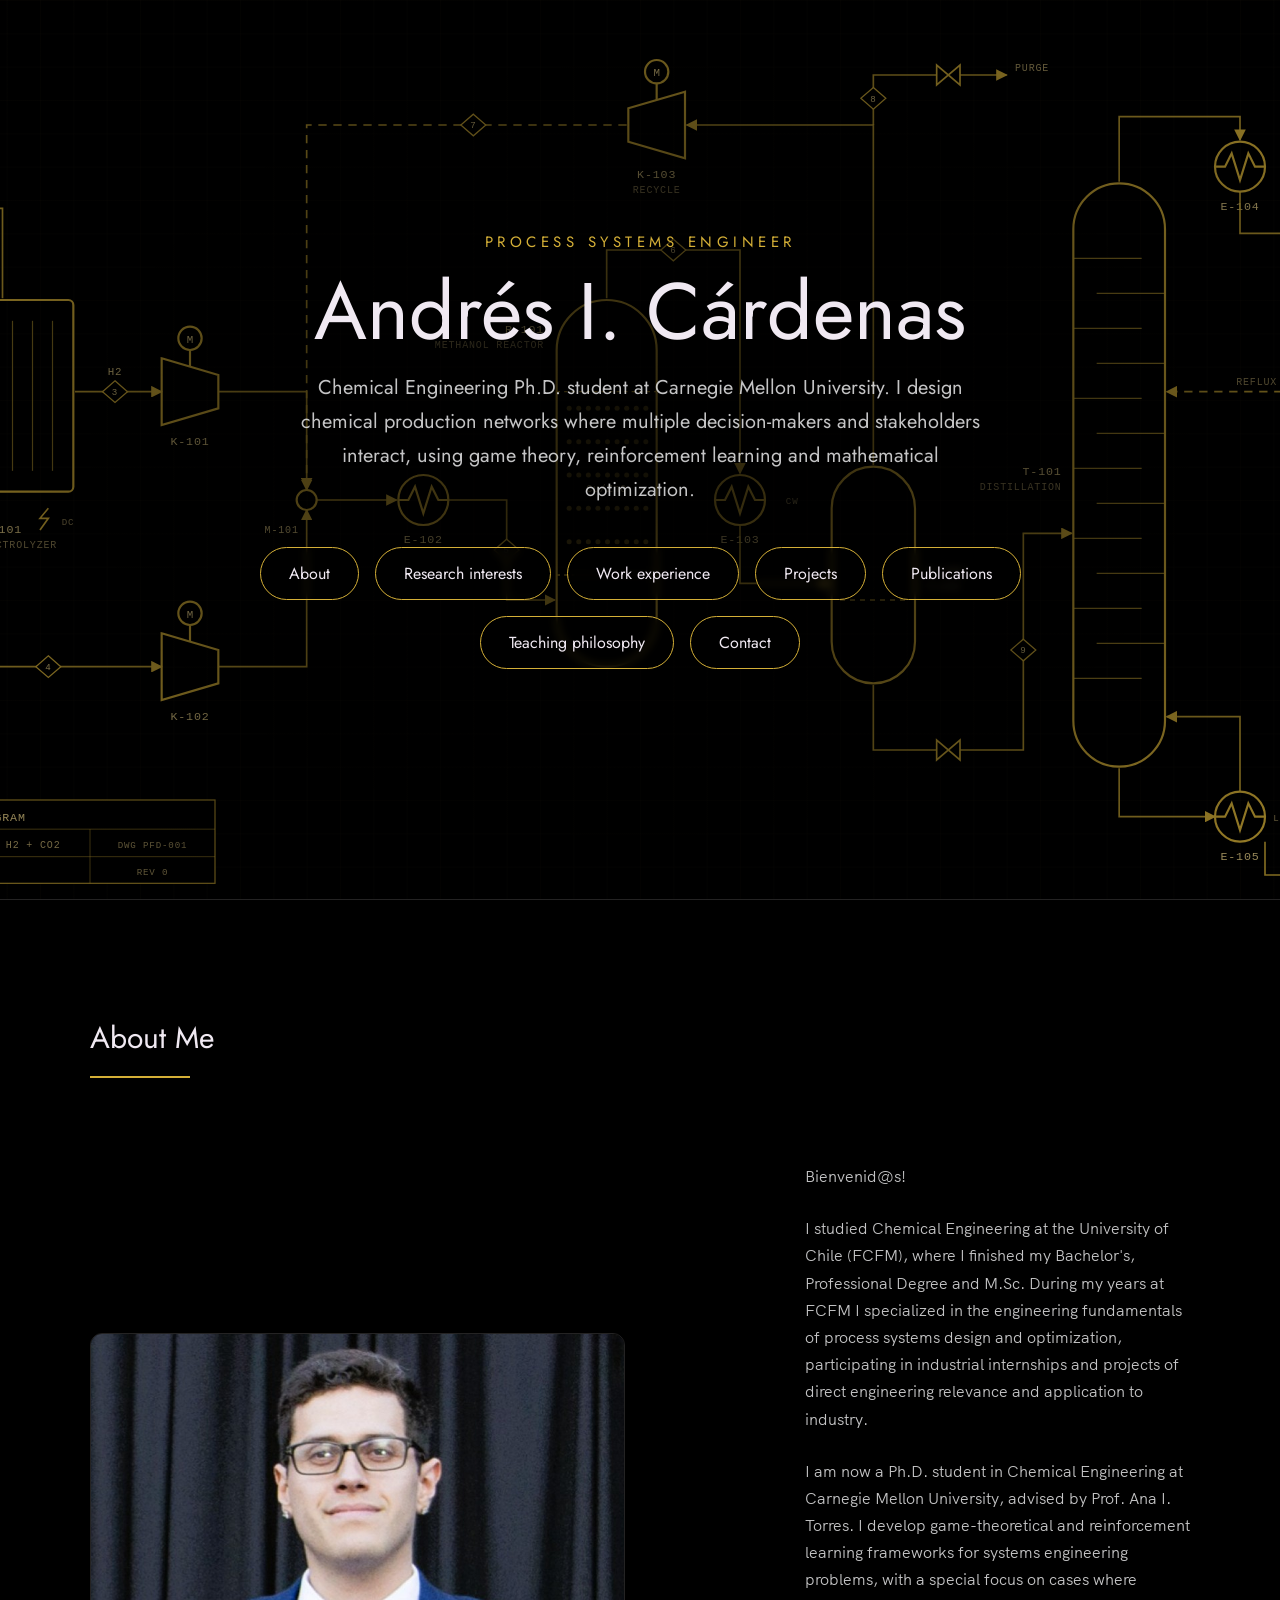
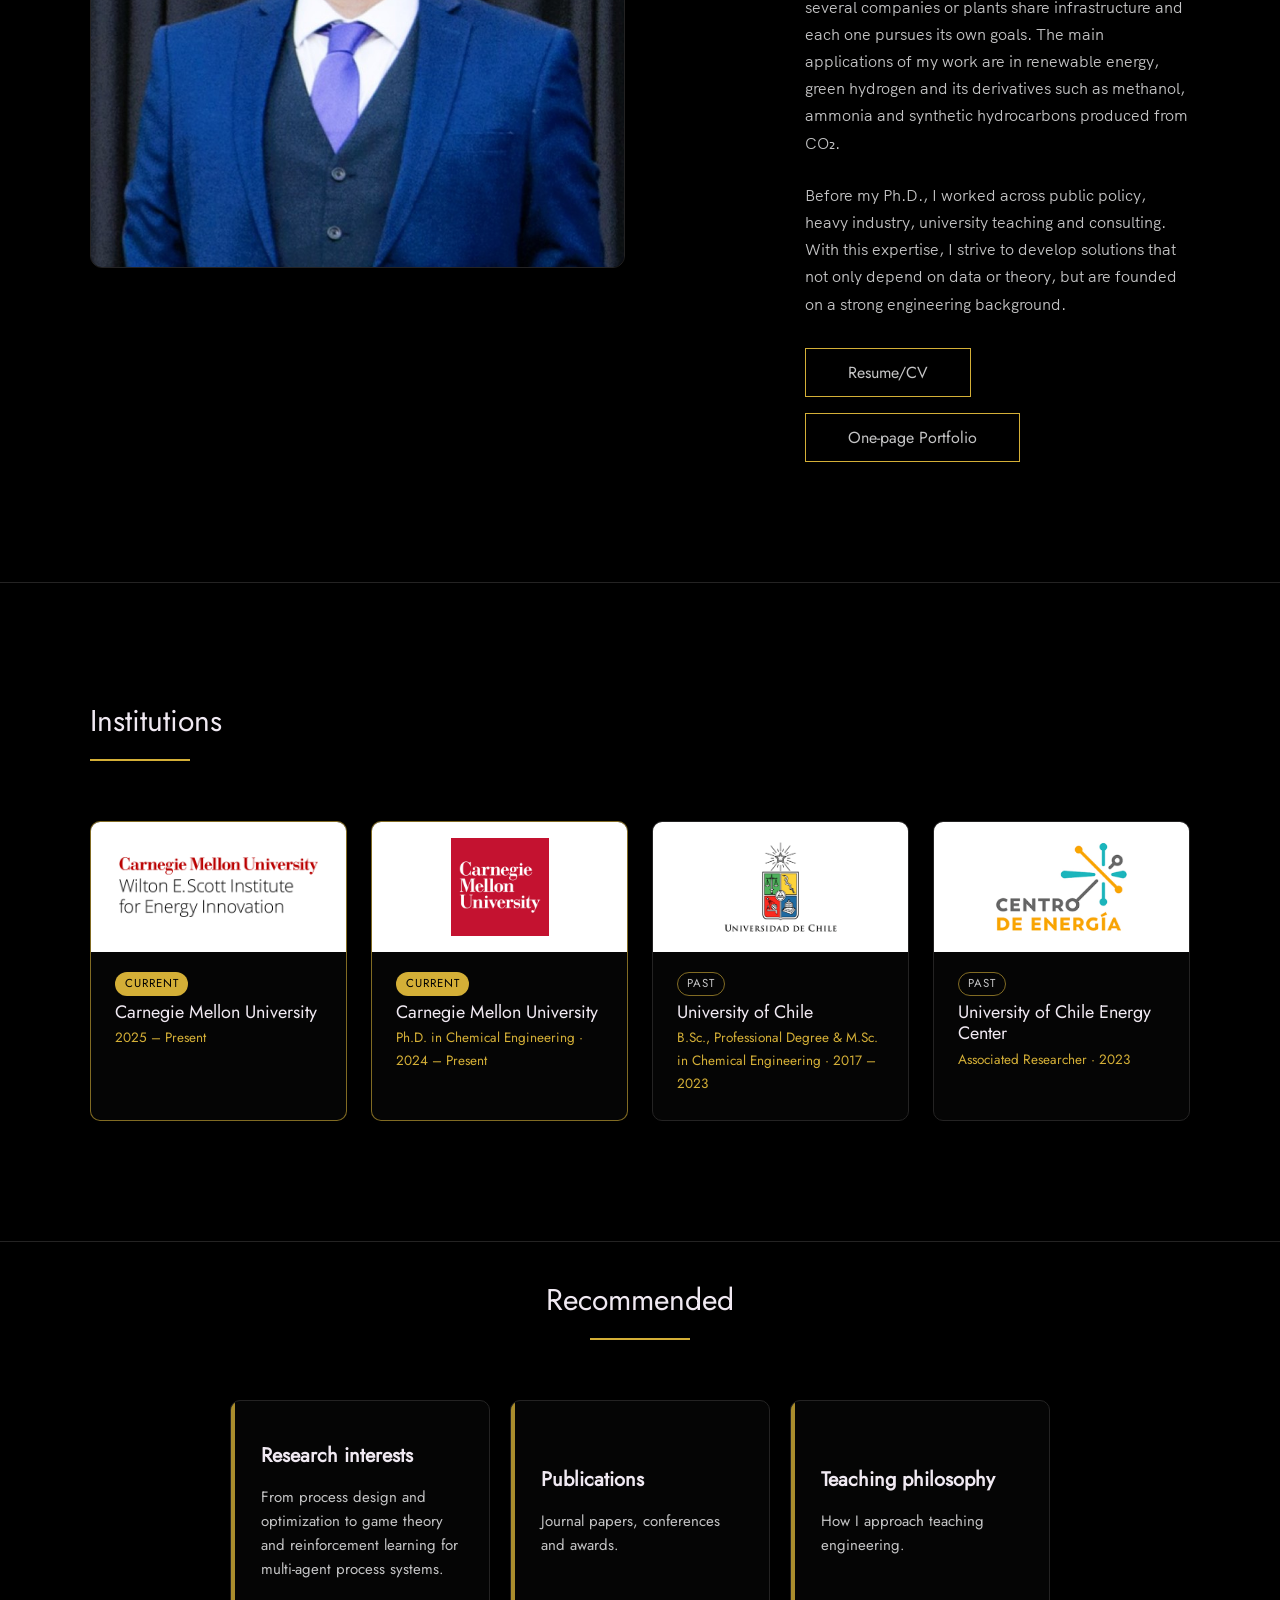
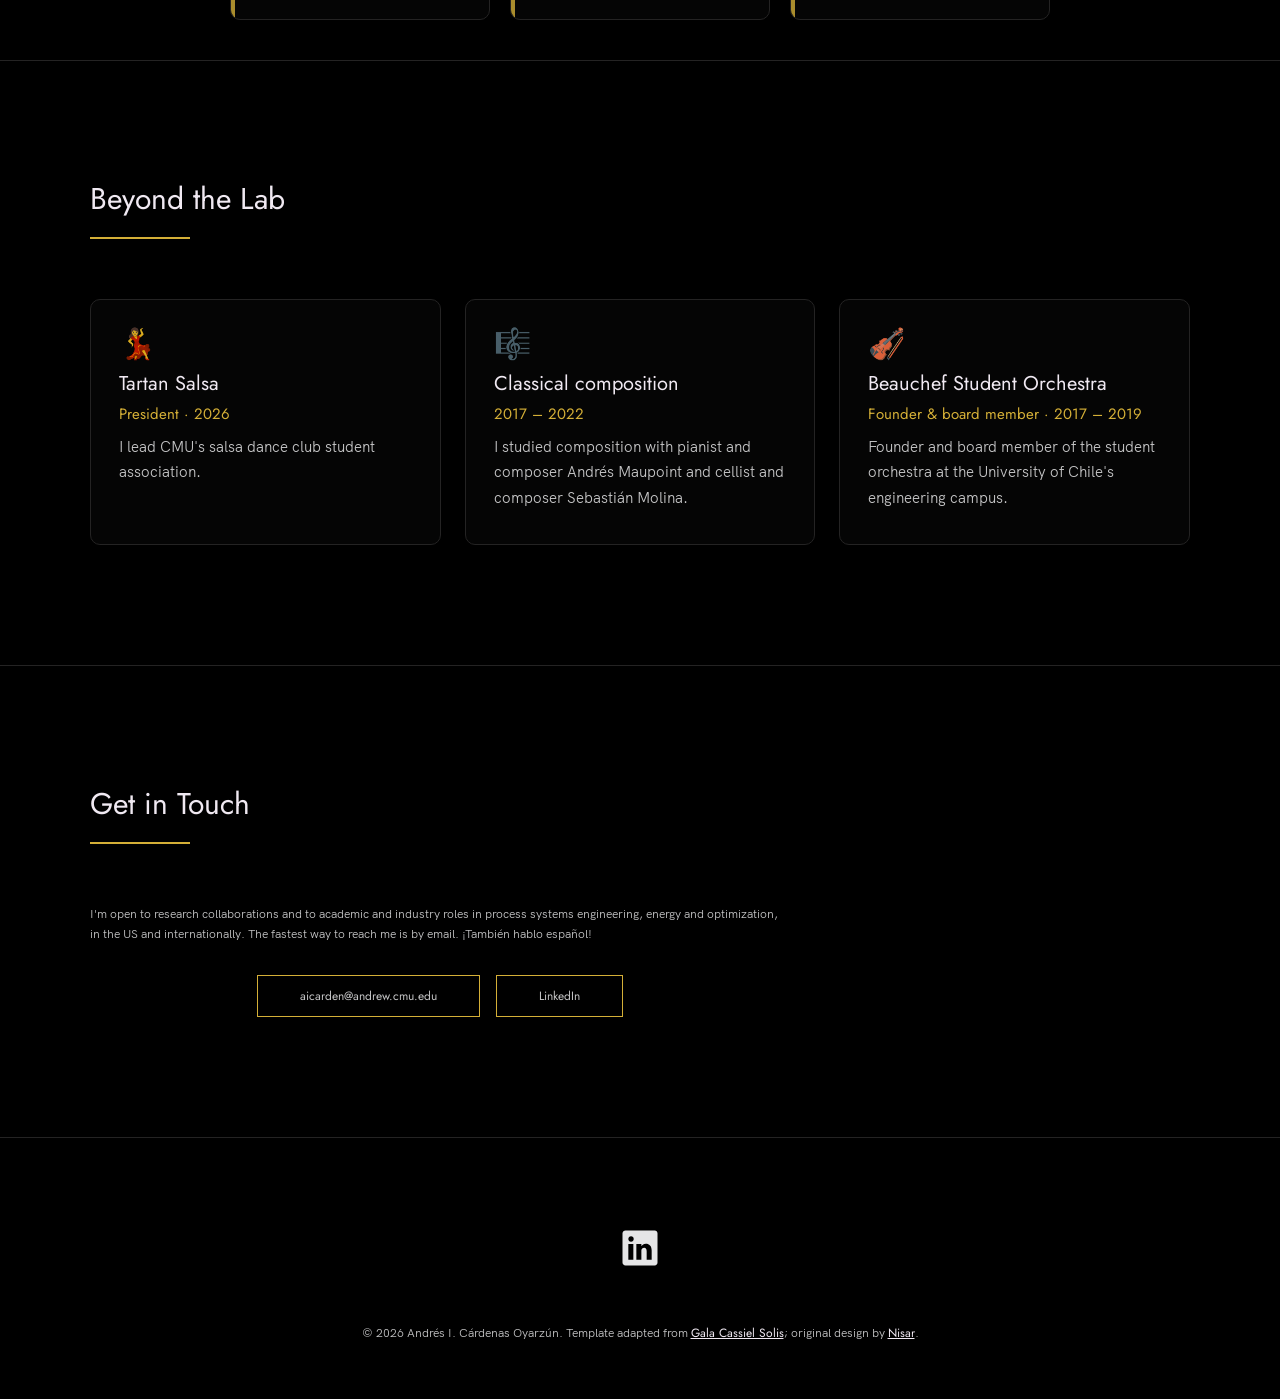
<file: index.html>
<!DOCTYPE html>
<html lang="en">
<head>
  <meta charset="UTF-8" />
  <meta name="viewport" content="width=device-width, initial-scale=1.0"/>
  <link rel="icon" type="image/svg+xml" href="./images/favicon.svg" />
  <title>Andrés I. Cárdenas | Portfolio</title>
  <meta name="description" content="Ph.D. student in Chemical Engineering at Carnegie Mellon University developing game-theoretical and reinforcement learning frameworks for chemical process design, with experience in hydrogen policy, process engineering and operations optimization.">
  <link rel="stylesheet" href="index.css" />
</head>

<body>

  <!-- ***** 1. Name and short description ***** -->
  <section class="home-landing" id="top">
    <div class="row">
      <div class="home-landing__content">
        <p class="home-landing__kicker">Process Systems Engineer</p>
        <h1 class="home-landing__title">Andrés I. Cárdenas</h1>
        <p class="home-landing__subtitle">
          Chemical Engineering Ph.D. student at Carnegie Mellon University. I design chemical production networks where multiple decision-makers and stakeholders interact, using game theory, reinforcement learning and mathematical optimization.
        </p>

        <div class="home-landing__buttons">
          <a href="#about" class="home-pill">About</a>
          <a href="Research-interests.html" class="home-pill">Research interests</a>
          <a href="Work-experience.html" class="home-pill">Work experience</a>
          <a href="Projects.html" class="home-pill">Projects</a>
          <a href="Publications.html" class="home-pill">Publications</a>
          <a href="Teaching-philosophy.html" class="home-pill">Teaching philosophy</a>
          <a href="#contact" class="home-pill">Contact</a>
        </div>
      </div>
    </div>
  </section>

  <main role="main">

    <!-- ***** 2. About me ***** -->
    <section class="about" id="about">
      <div class="row">
        <h2>About Me</h2>
        <div class="about__content">
          <div class="about__text">
            <p>
              Bienvenid@s!
            </p>
            <p>
              I studied Chemical Engineering at the University of Chile (FCFM), where I finished my Bachelor's, Professional Degree and M.Sc. During my years at FCFM I specialized in the engineering fundamentals of process systems design and optimization, participating in industrial internships and projects of direct engineering relevance and application to industry.
            </p>
            <p>
              I am now a Ph.D. student in Chemical Engineering at Carnegie Mellon University, advised by Prof. Ana I. Torres. I develop game-theoretical and reinforcement learning frameworks for systems engineering problems, with a special focus on cases where several companies or plants share infrastructure and each one pursues its own goals. The main applications of my work are in renewable energy, green hydrogen and its derivatives such as methanol, ammonia and synthetic hydrocarbons produced from CO₂.
            </p>
            <p>
              Before my Ph.D., I worked across public policy, heavy industry, university teaching and consulting. With this expertise, I strive to develop solutions that not only depend on data or theory, but are founded on a strong engineering background.
            </p>
            <div class="btn-row">
              <a href="./files/Andres_Cardenas_CV.pdf" class="btn" target="_blank" rel="noopener">Resume/CV</a>
              <a href="portfolio.html" class="btn">One-page Portfolio</a>
            </div>
          </div>

          <div class="about__photo-container">
            <img class="about__photo" src="./images/Profile%20photo.jpeg" alt="Photo of Andrés Cárdenas" />
          </div>
        </div>
      </div>
    </section>

    <!-- ***** 3. Institutions ***** -->
    <!-- Logos: save each one as images/institutions/<name>.png using the file names below.
         Until a logo exists, the card shows the initials instead. -->
    <section class="institutions" id="institutions">
      <div class="row">
        <h2>Institutions</h2>
        <div class="inst__grid">

          <div class="inst__card inst__card--current">
            <div class="inst__logo">
              <img src="./images/institutions/scott-institute.png" alt="" onerror="this.parentElement.classList.add('inst__logo--fallback'); this.remove();">
              <span class="inst__mono" aria-hidden="true">Wilton E. Scott Institute for Energy Innovation</span>
            </div>
            <div class="inst__text">
              <span class="inst__badge inst__badge--current">Current</span>
              <h3>Carnegie Mellon University</h3>
              <p class="edu__meta">2025 – Present</p>
            </div>
          </div>

          <div class="inst__card inst__card--current">
            <div class="inst__logo">
              <img src="./images/institutions/cmu.png" alt="" onerror="this.parentElement.classList.add('inst__logo--fallback'); this.remove();">
              <span class="inst__mono" aria-hidden="true">CMU</span>
            </div>
            <div class="inst__text">
              <span class="inst__badge inst__badge--current">Current</span>
              <h3>Carnegie Mellon University</h3>
              <p class="edu__meta">Ph.D. in Chemical Engineering · 2024 – Present</p>
            </div>
          </div>

          <div class="inst__card">
            <div class="inst__logo">
              <img src="./images/institutions/uchile.png" alt="" onerror="this.parentElement.classList.add('inst__logo--fallback'); this.remove();">
              <span class="inst__mono" aria-hidden="true">UCh</span>
            </div>
            <div class="inst__text">
              <span class="inst__badge">Past</span>
              <h3>University of Chile</h3>
              <p class="edu__meta">B.Sc., Professional Degree &amp; M.Sc. in Chemical Engineering · 2017 – 2023</p>
            </div>
          </div>

          <div class="inst__card">
            <div class="inst__logo">
              <img src="./images/institutions/energy-center.png" alt="" onerror="this.parentElement.classList.add('inst__logo--fallback'); this.remove();">
              <span class="inst__mono" aria-hidden="true">CE</span>
            </div>
            <div class="inst__text">
              <span class="inst__badge">Past</span>
              <h3>University of Chile Energy Center</h3>
              <p class="edu__meta">Associated Researcher · 2023</p>
            </div>
          </div>

        </div>
      </div>
    </section>

    <!-- ***** 4. Recommended ***** -->
    <section class="toc" id="recommended">
      <div class="row">
        <h2>Recommended</h2>
        <div class="toc__tiles toc__tiles--four">

          <a href="Research-interests.html" class="toc__tile toc__tile--text">
            <div class="toc__label">Research interests</div>
            <p class="toc__description">
              From process design and optimization to game theory and reinforcement learning for multi-agent process systems.
            </p>
          </a>

          <a href="Publications.html" class="toc__tile toc__tile--text">
            <div class="toc__label">Publications</div>
            <p class="toc__description">
              Journal papers, conferences and awards.
            </p>
          </a>

          <a href="Teaching-philosophy.html" class="toc__tile toc__tile--text">
            <div class="toc__label">Teaching philosophy</div>
            <p class="toc__description">
              How I approach teaching engineering.
            </p>
          </a>

        </div>
      </div>
    </section>

    <!-- ***** Beyond the lab (not in the new outline; delete this section if you don't want it) ***** -->
    <section class="beyond" id="beyond">
      <div class="row">
        <h2>Beyond the Lab</h2>
        <div class="beyond__grid">
          <div class="beyond__card">
            <div class="beyond__icon" aria-hidden="true">💃</div>
            <h3>Tartan Salsa</h3>
            <p class="edu__meta">President · 2026</p>
            <p>I lead CMU's salsa dance club student association.</p>
          </div>
          <div class="beyond__card">
            <div class="beyond__icon" aria-hidden="true">🎼</div>
            <h3>Classical composition</h3>
            <p class="edu__meta">2017 – 2022</p>
            <p>I studied composition with pianist and composer Andrés Maupoint and cellist and composer Sebastián Molina.</p>
          </div>
          <div class="beyond__card">
            <div class="beyond__icon" aria-hidden="true">🎻</div>
            <h3>Beauchef Student Orchestra</h3>
            <p class="edu__meta">Founder &amp; board member · 2017 – 2019</p>
            <p>Founder and board member of the student orchestra at the University of Chile's engineering campus.</p>
          </div>
        </div>
      </div>
    </section>

    <!-- ***** 5. Contact ***** -->
    <section class="contact" id="contact">
      <div class="row">
        <h2>Get in Touch</h2>
        <div class="contact__info">
          <p>
            I'm open to research collaborations and to academic and industry roles in process systems engineering, energy and optimization, in the US and internationally. The fastest way to reach me is by email. ¡También hablo español!
          </p>
          <div class="btn-row btn-row--center">
            <a href="mailto:aicarden@andrew.cmu.edu" class="btn">aicarden@andrew.cmu.edu</a>
            <a href="https://www.linkedin.com/in/andresicardenas" class="btn" target="_blank" rel="noopener">LinkedIn</a>
          </div>
        </div>
      </div>
    </section>
  </main>

  <!-- ***** Footer ***** -->
  <footer role="contentinfo" class="footer">
    <div class="row">
      <ul class="footer__social-links">
        <li class="footer__social-link-item">
          <a href="https://www.linkedin.com/in/andresicardenas" title="LinkedIn" target="_blank" rel="noopener">
            <img src="./images/linkedin.svg" class="footer__social-image" alt="LinkedIn">
          </a>
        </li>
      </ul>
      <p>
        &copy; 2026 Andrés I. Cárdenas Oyarzún. Template adapted from <a href="https://astrocassiel.github.io" class="link">Gala Cassiel Solis</a>; original design by <a href="https://nisar.dev" class="link">Nisar</a>.
      </p>
    </div>
  </footer>

  <a href="#top" class="back-to-top" title="Back to Top">
    <img src="./images/arrow-up.svg" alt="Back to Top" class="back-to-top__image"/>
  </a>
  <script src="./index.js"></script>
</body>
</html>
</file>
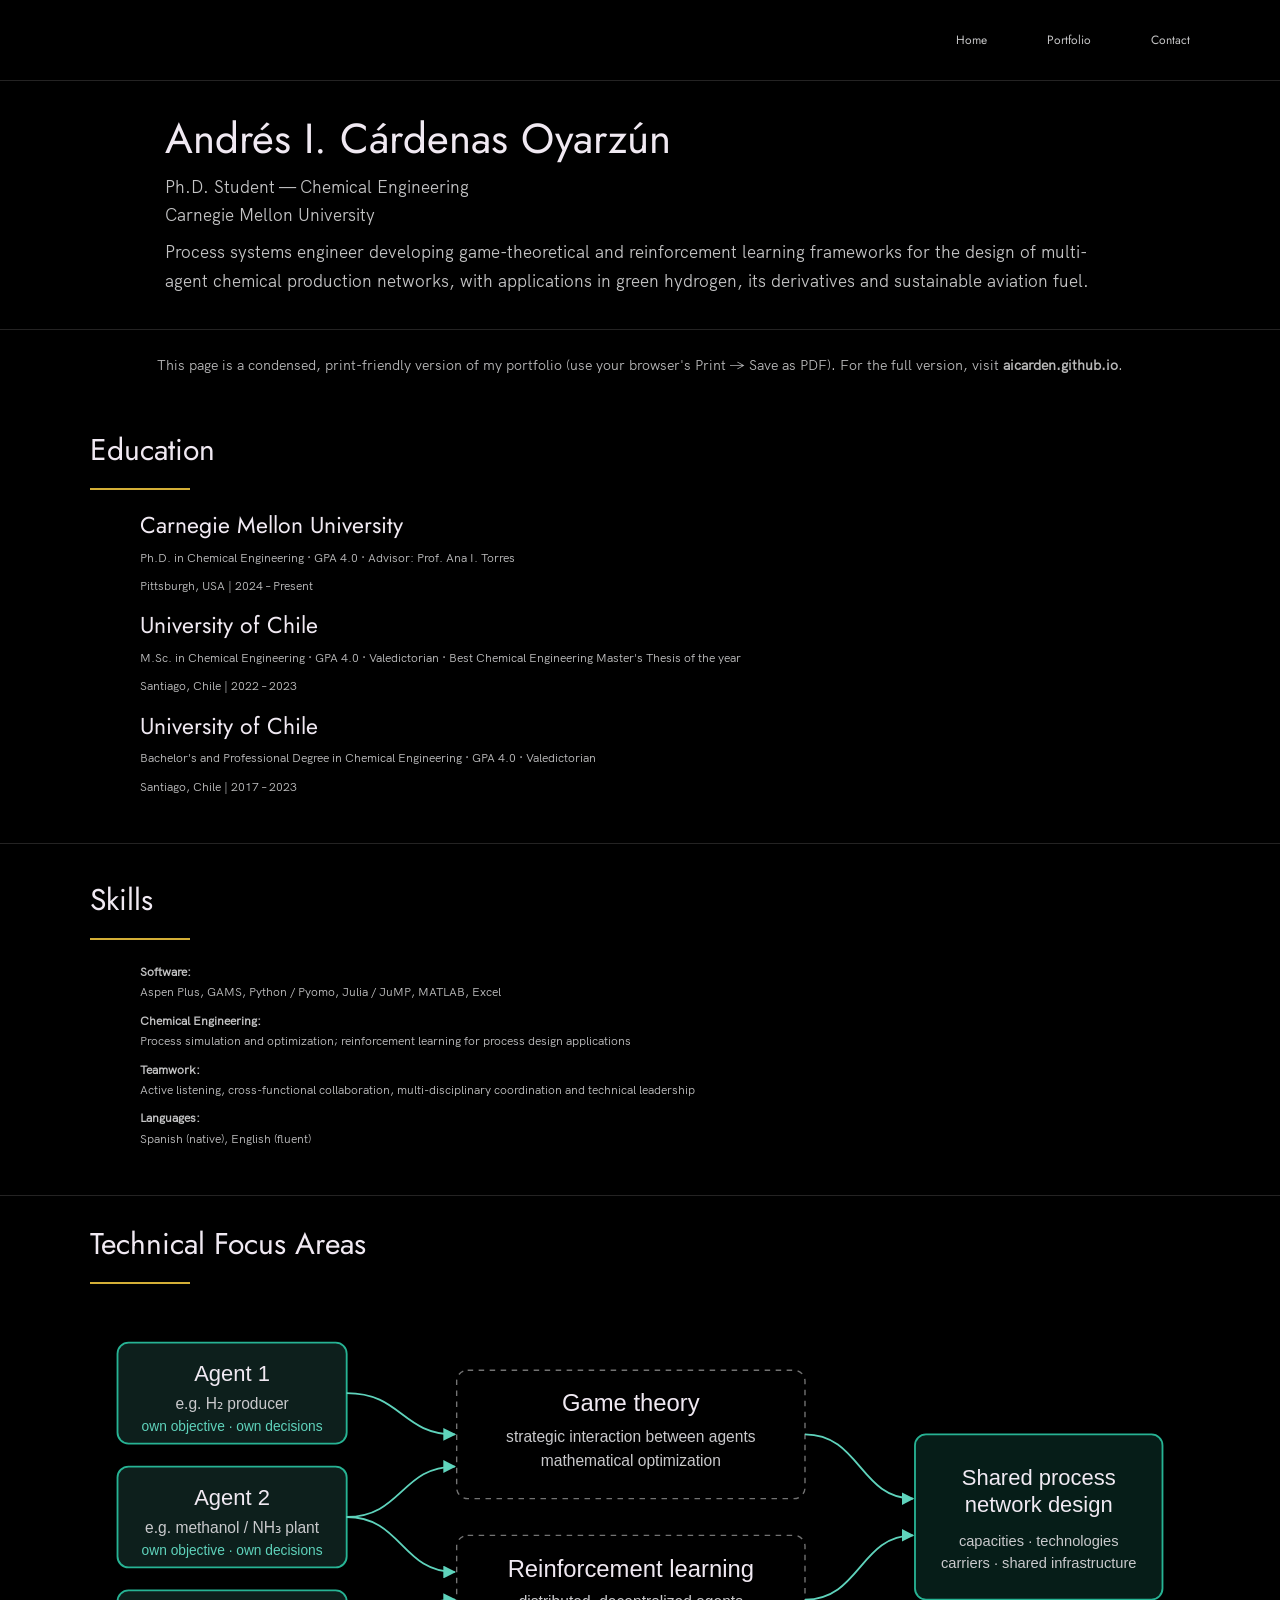
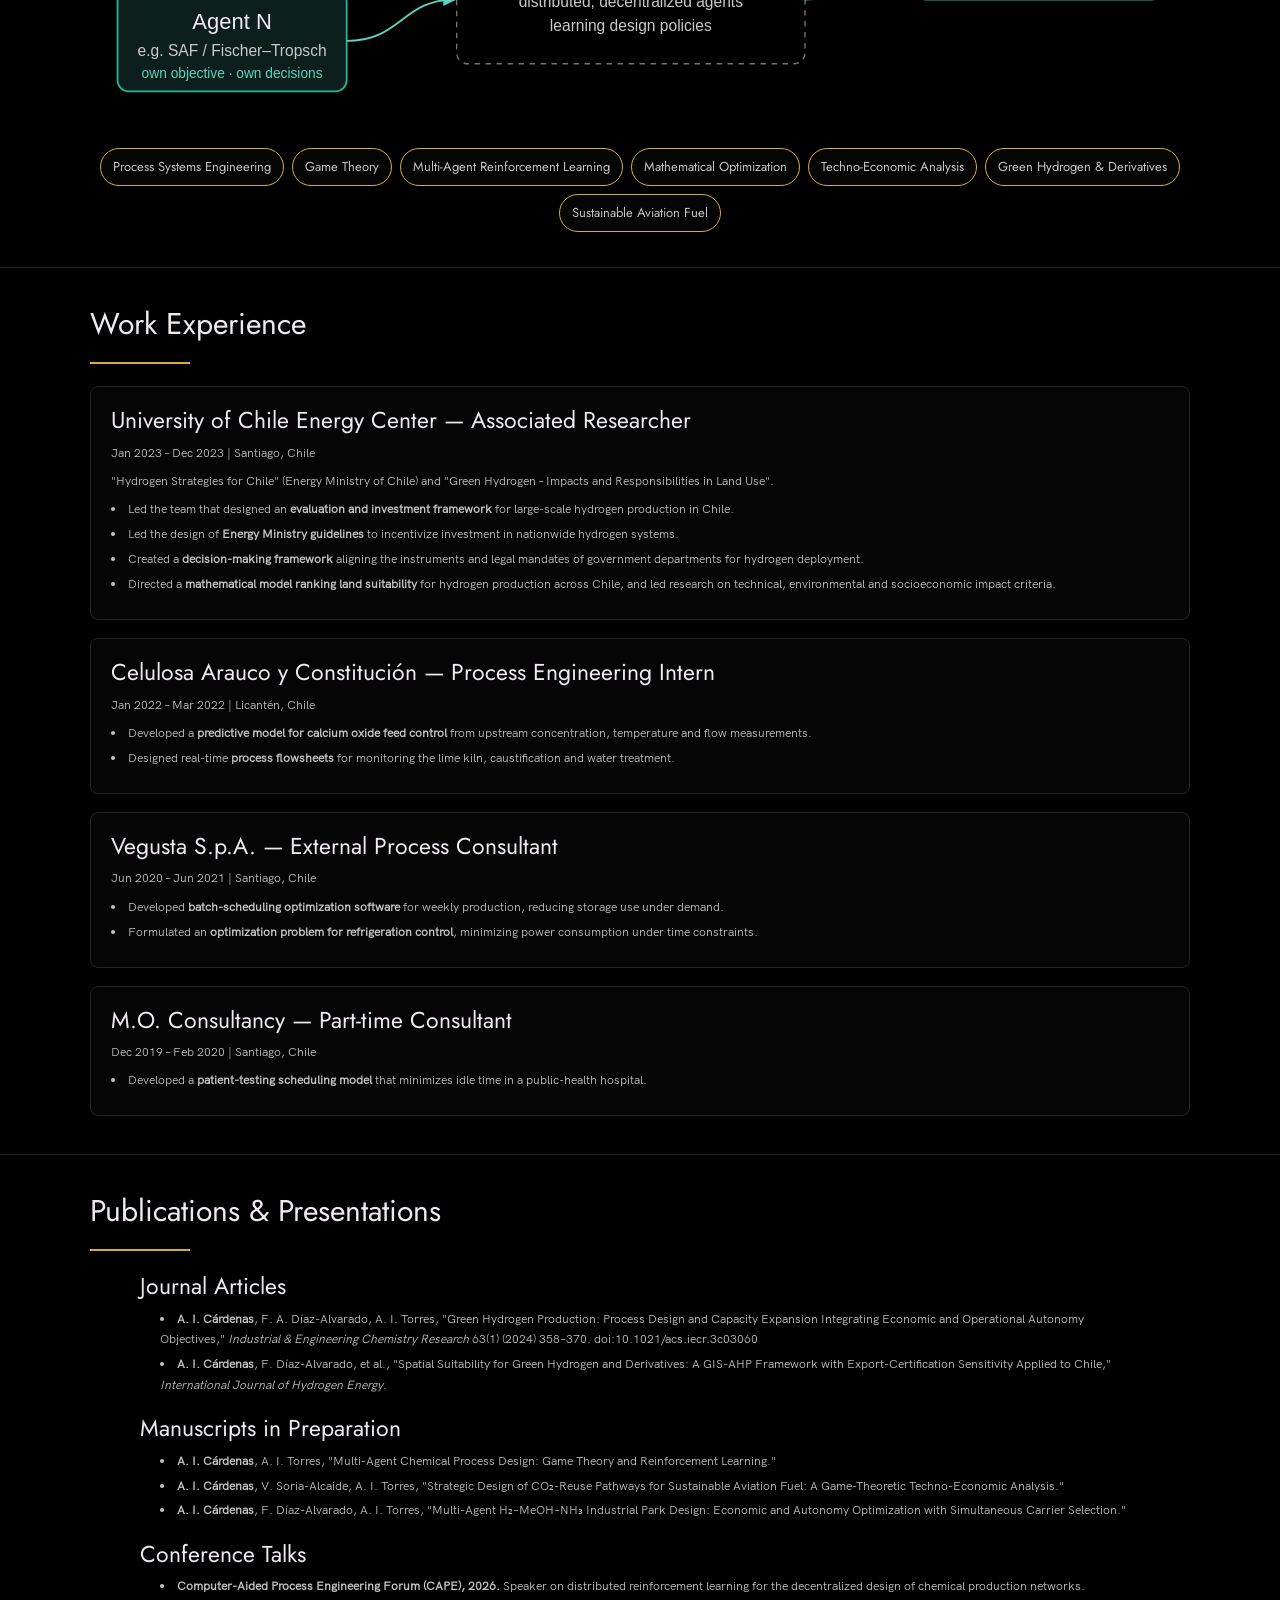
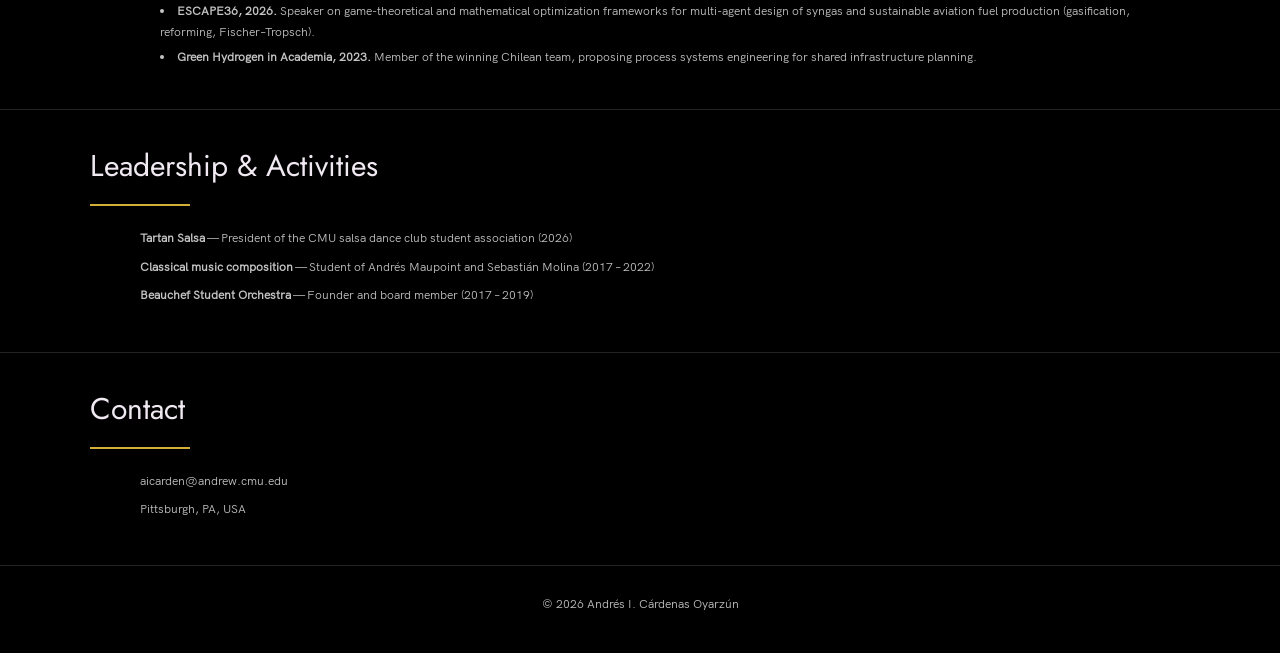
<file: portfolio.html>
<!DOCTYPE html>
<html lang="en">
<head>
<meta charset="UTF-8" />
<meta name="viewport" content="width=device-width, initial-scale=1.0"/>
<link rel="icon" type="image/svg+xml" href="./images/favicon.svg" />
<title>Portfolio | Andrés I. Cárdenas</title>

<link rel="stylesheet" href="index.css"/>
<link rel="stylesheet" href="portfolio.css"/>
</head>

<body class="portfolio-page">

<header class="header header--subpage">
  <div class="row">
    <nav class="nav">
      <ul class="nav__items">
        <li class="nav__item"><a href="index.html" class="nav__link">Home</a></li>
        <li class="nav__item"><a href="portfolio.html" class="nav__link">Portfolio</a></li>
        <li class="nav__item"><a href="index.html#contact" class="nav__link">Contact</a></li>
      </ul>
    </nav>
  </div>
</header>

<section class="subpage-hero">
  <div class="row">
    <div class="subpage-hero__content">
      <h1 class="subpage-hero__title">Andrés I. Cárdenas Oyarzún</h1>
      <p class="subpage-hero__text">
        Ph.D. Student — Chemical Engineering<br>
        Carnegie Mellon University
      </p>
      <p class="subpage-hero__text">
        Process systems engineer developing game-theoretical and reinforcement learning frameworks for the design of multi-agent chemical production networks, with applications in green hydrogen, its derivatives and sustainable aviation fuel.
      </p>
    </div>
  </div>
</section>

<main>
  <section class="portfolio-note">
    <div class="row">
      <p>
        This page is a condensed, print-friendly version of my portfolio (use your browser's Print → Save as PDF). For the full version, visit
        <strong>aicarden.github.io</strong>.
      </p>
    </div>
  </section>

  <section class="work portfolio-section">
    <div class="row">
      <h2>Education</h2>
      <div class="portfolio-text-block">
        <div class="portfolio-education-item">
          <h3>Carnegie Mellon University</h3>
          <p>Ph.D. in Chemical Engineering · GPA 4.0 · Advisor: Prof. Ana I. Torres</p>
          <p>Pittsburgh, USA | 2024 – Present</p>
        </div>
        <div class="portfolio-education-item">
          <h3>University of Chile</h3>
          <p>M.Sc. in Chemical Engineering · GPA 4.0 · Valedictorian · Best Chemical Engineering Master's Thesis of the year</p>
          <p>Santiago, Chile | 2022 – 2023</p>
        </div>
        <div class="portfolio-education-item">
          <h3>University of Chile</h3>
          <p>Bachelor's and Professional Degree in Chemical Engineering · GPA 4.0 · Valedictorian</p>
          <p>Santiago, Chile | 2017 – 2023</p>
        </div>
      </div>
    </div>
  </section>

  <section class="work portfolio-section">
    <div class="row">
      <h2>Skills</h2>
      <div class="portfolio-text-block">
        <p><strong>Software:</strong><br>
          Aspen Plus, GAMS, Python / Pyomo, Julia / JuMP, MATLAB, Excel
        </p>
        <p><strong>Chemical Engineering:</strong><br>
          Process simulation and optimization; reinforcement learning for process design applications
        </p>
        <p><strong>Teamwork:</strong><br>
          Active listening, cross-functional collaboration, multi-disciplinary coordination and technical leadership
        </p>
        <p><strong>Languages:</strong><br>
          Spanish (native), English (fluent)
        </p>
      </div>
    </div>
  </section>

  <section class="research-overview">
    <div class="row">
      <h2>Technical Focus Areas</h2>
      <img src="./images/research-overview.svg"
           class="research-overview__image"
           alt="Multi-agent process design diagram">
      <div class="research-areas__grid">
        <div class="research-area__tag">Process Systems Engineering</div>
        <div class="research-area__tag">Game Theory</div>
        <div class="research-area__tag">Multi-Agent Reinforcement Learning</div>
        <div class="research-area__tag">Mathematical Optimization</div>
        <div class="research-area__tag">Techno-Economic Analysis</div>
        <div class="research-area__tag">Green Hydrogen &amp; Derivatives</div>
        <div class="research-area__tag">Sustainable Aviation Fuel</div>
      </div>
    </div>
  </section>

  <section class="work portfolio-section">
    <div class="row">
      <h2>Work Experience</h2>
      <div class="work__boxes">

        <div class="work__box">
          <div class="work__text">
            <h3>University of Chile Energy Center — Associated Researcher</h3>
            <p>Jan 2023 – Dec 2023 | Santiago, Chile</p>
            <p>"Hydrogen Strategies for Chile" (Energy Ministry of Chile) and "Green Hydrogen – Impacts and Responsibilities in Land Use".</p>
            <ul class="work__list">
              <li>Led the team that designed an <strong>evaluation and investment framework</strong> for large-scale hydrogen production in Chile.</li>
              <li>Led the design of <strong>Energy Ministry guidelines</strong> to incentivize investment in nationwide hydrogen systems.</li>
              <li>Created a <strong>decision-making framework</strong> aligning the instruments and legal mandates of government departments for hydrogen deployment.</li>
              <li>Directed a <strong>mathematical model ranking land suitability</strong> for hydrogen production across Chile, and led research on technical, environmental and socioeconomic impact criteria.</li>
            </ul>
          </div>
        </div>

        <div class="work__box">
          <div class="work__text">
            <h3>Celulosa Arauco y Constitución — Process Engineering Intern</h3>
            <p>Jan 2022 – Mar 2022 | Licantén, Chile</p>
            <ul class="work__list">
              <li>Developed a <strong>predictive model for calcium oxide feed control</strong> from upstream concentration, temperature and flow measurements.</li>
              <li>Designed real-time <strong>process flowsheets</strong> for monitoring the lime kiln, caustification and water treatment.</li>
            </ul>
          </div>
        </div>

        <div class="work__box">
          <div class="work__text">
            <h3>Vegusta S.p.A. — External Process Consultant</h3>
            <p>Jun 2020 – Jun 2021 | Santiago, Chile</p>
            <ul class="work__list">
              <li>Developed <strong>batch-scheduling optimization software</strong> for weekly production, reducing storage use under demand.</li>
              <li>Formulated an <strong>optimization problem for refrigeration control</strong>, minimizing power consumption under time constraints.</li>
            </ul>
          </div>
        </div>

        <div class="work__box">
          <div class="work__text">
            <h3>M.O. Consultancy — Part-time Consultant</h3>
            <p>Dec 2019 – Feb 2020 | Santiago, Chile</p>
            <ul class="work__list">
              <li>Developed a <strong>patient-testing scheduling model</strong> that minimizes idle time in a public-health hospital.</li>
            </ul>
          </div>
        </div>

      </div>
    </div>
  </section>

  <section class="work portfolio-section">
    <div class="row">
      <h2>Publications &amp; Presentations</h2>
      <div class="portfolio-text-block">

        <h3>Journal Articles</h3>
        <ul class="work__list" style="list-style-type: disc; padding-left: 2rem;">
          <li>
            <strong>A. I. Cárdenas</strong>, F. A. Díaz-Alvarado, A. I. Torres,
            "Green Hydrogen Production: Process Design and Capacity Expansion Integrating Economic and Operational Autonomy Objectives,"
            <em>Industrial &amp; Engineering Chemistry Research</em> 63(1) (2024) 358–370. doi:10.1021/acs.iecr.3c03060
          </li>
          <li>
            <strong>A. I. Cárdenas</strong>, F. Díaz-Alvarado, et al.,
            "Spatial Suitability for Green Hydrogen and Derivatives: A GIS-AHP Framework with Export-Certification Sensitivity Applied to Chile,"
            <em>International Journal of Hydrogen Energy</em>.
          </li>
        </ul>

        <h3 style="margin-top: 2rem;">Manuscripts in Preparation</h3>
        <ul class="work__list" style="list-style-type: disc; padding-left: 2rem;">
          <li><strong>A. I. Cárdenas</strong>, A. I. Torres, "Multi-Agent Chemical Process Design: Game Theory and Reinforcement Learning."</li>
          <li><strong>A. I. Cárdenas</strong>, V. Soria-Alcaide, A. I. Torres, "Strategic Design of CO₂-Reuse Pathways for Sustainable Aviation Fuel: A Game-Theoretic Techno-Economic Analysis."</li>
          <li><strong>A. I. Cárdenas</strong>, F. Díaz-Alvarado, A. I. Torres, "Multi-Agent H₂–MeOH–NH₃ Industrial Park Design: Economic and Autonomy Optimization with Simultaneous Carrier Selection."</li>
        </ul>

        <h3 style="margin-top: 2rem;">Conference Talks</h3>
        <ul class="work__list" style="list-style-type: disc; padding-left: 2rem;">
          <li><strong>Computer-Aided Process Engineering Forum (CAPE), 2026.</strong> Speaker on distributed reinforcement learning for the decentralized design of chemical production networks.</li>
          <li><strong>ESCAPE36, 2026.</strong> Speaker on game-theoretical and mathematical optimization frameworks for multi-agent design of syngas and sustainable aviation fuel production (gasification, reforming, Fischer–Tropsch).</li>
          <li><strong>Green Hydrogen in Academia, 2023.</strong> Member of the winning Chilean team, proposing process systems engineering for shared infrastructure planning.</li>
        </ul>

      </div>
    </div>
  </section>

  <section class="work portfolio-section">
    <div class="row">
      <h2>Leadership &amp; Activities</h2>
      <div class="portfolio-text-block">
        <p><strong>Tartan Salsa</strong> — President of the CMU salsa dance club student association (2026)</p>
        <p><strong>Classical music composition</strong> — Student of Andrés Maupoint and Sebastián Molina (2017 – 2022)</p>
        <p><strong>Beauchef Student Orchestra</strong> — Founder and board member (2017 – 2019)</p>
      </div>
    </div>
  </section>

  <section class="work portfolio-section">
    <div class="row">
      <h2>Contact</h2>
      <div class="portfolio-text-block">
        <p>aicarden@andrew.cmu.edu</p>
        <p>Pittsburgh, PA, USA</p>
      </div>
    </div>
  </section>

</main>

<footer class="footer">
  <div class="row">
    <p>&copy; 2026 Andrés I. Cárdenas Oyarzún</p>
  </div>
</footer>

</body>
</html>
</file>
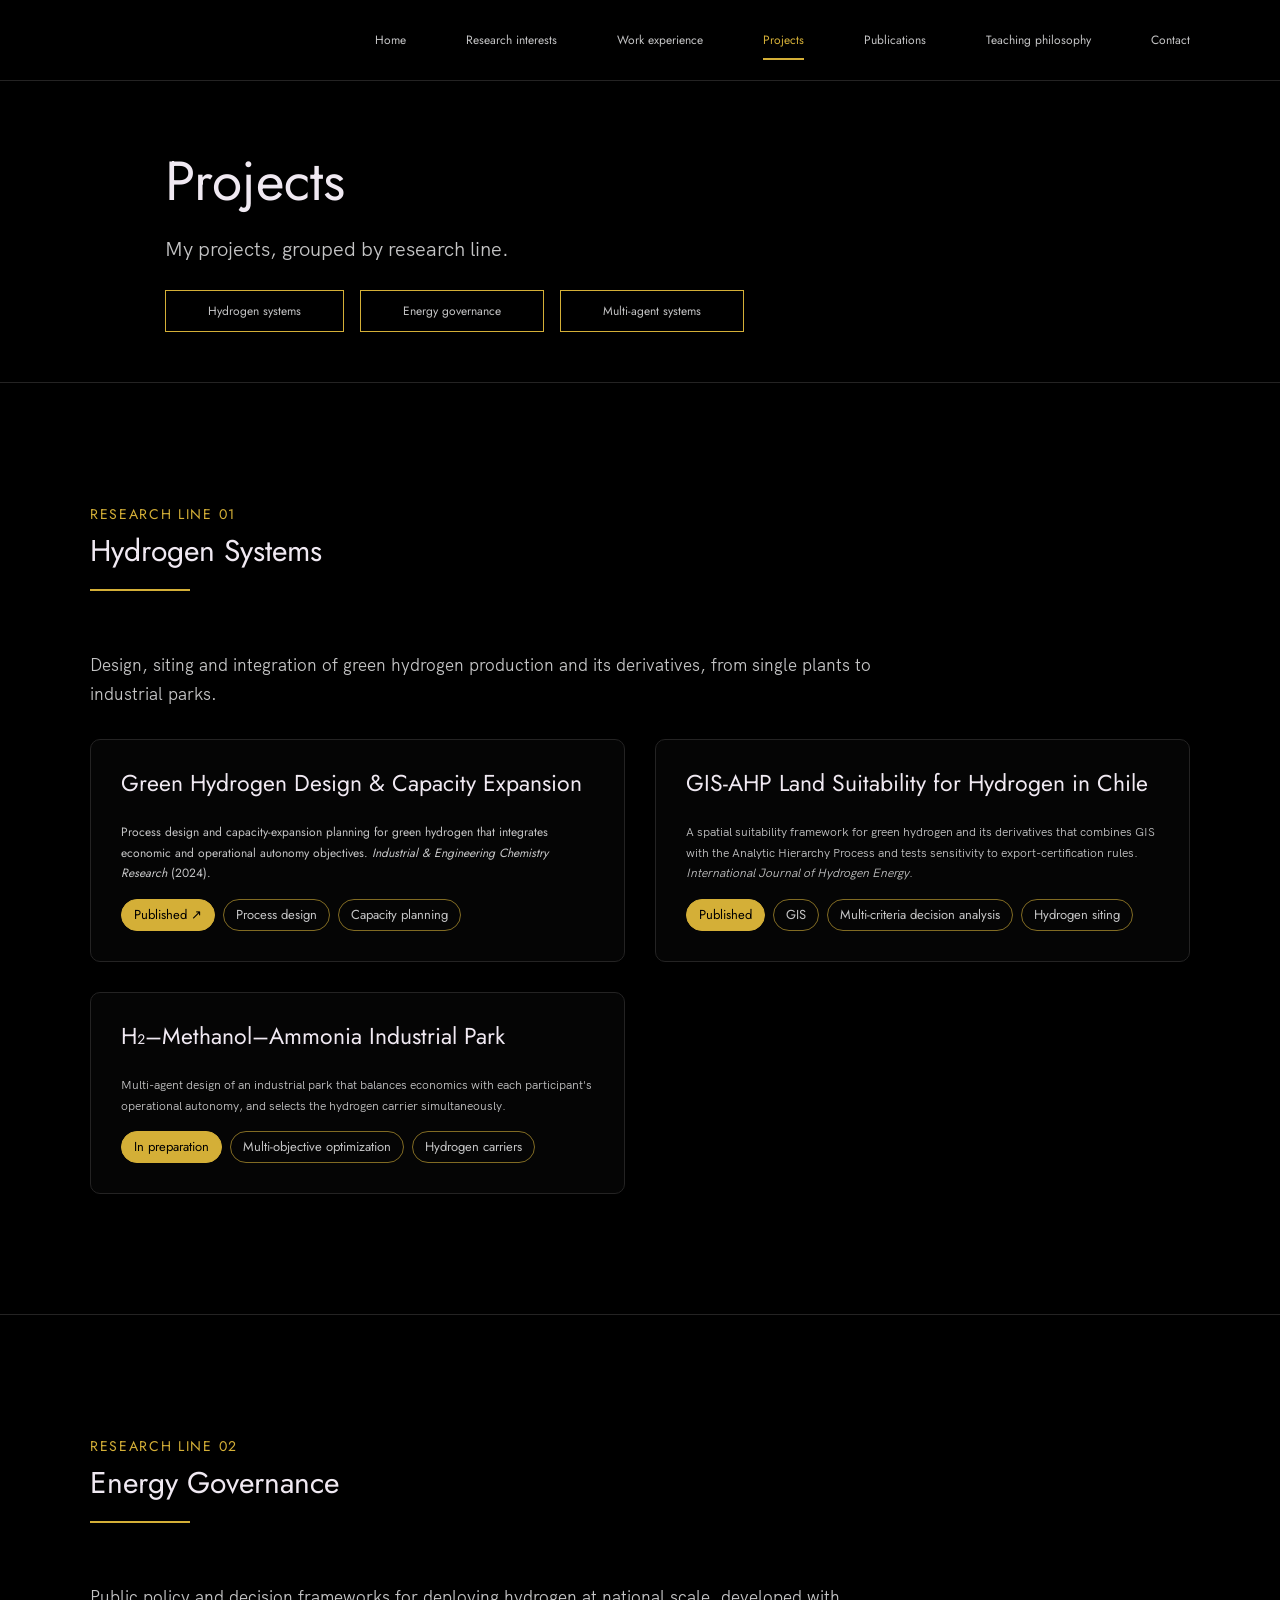
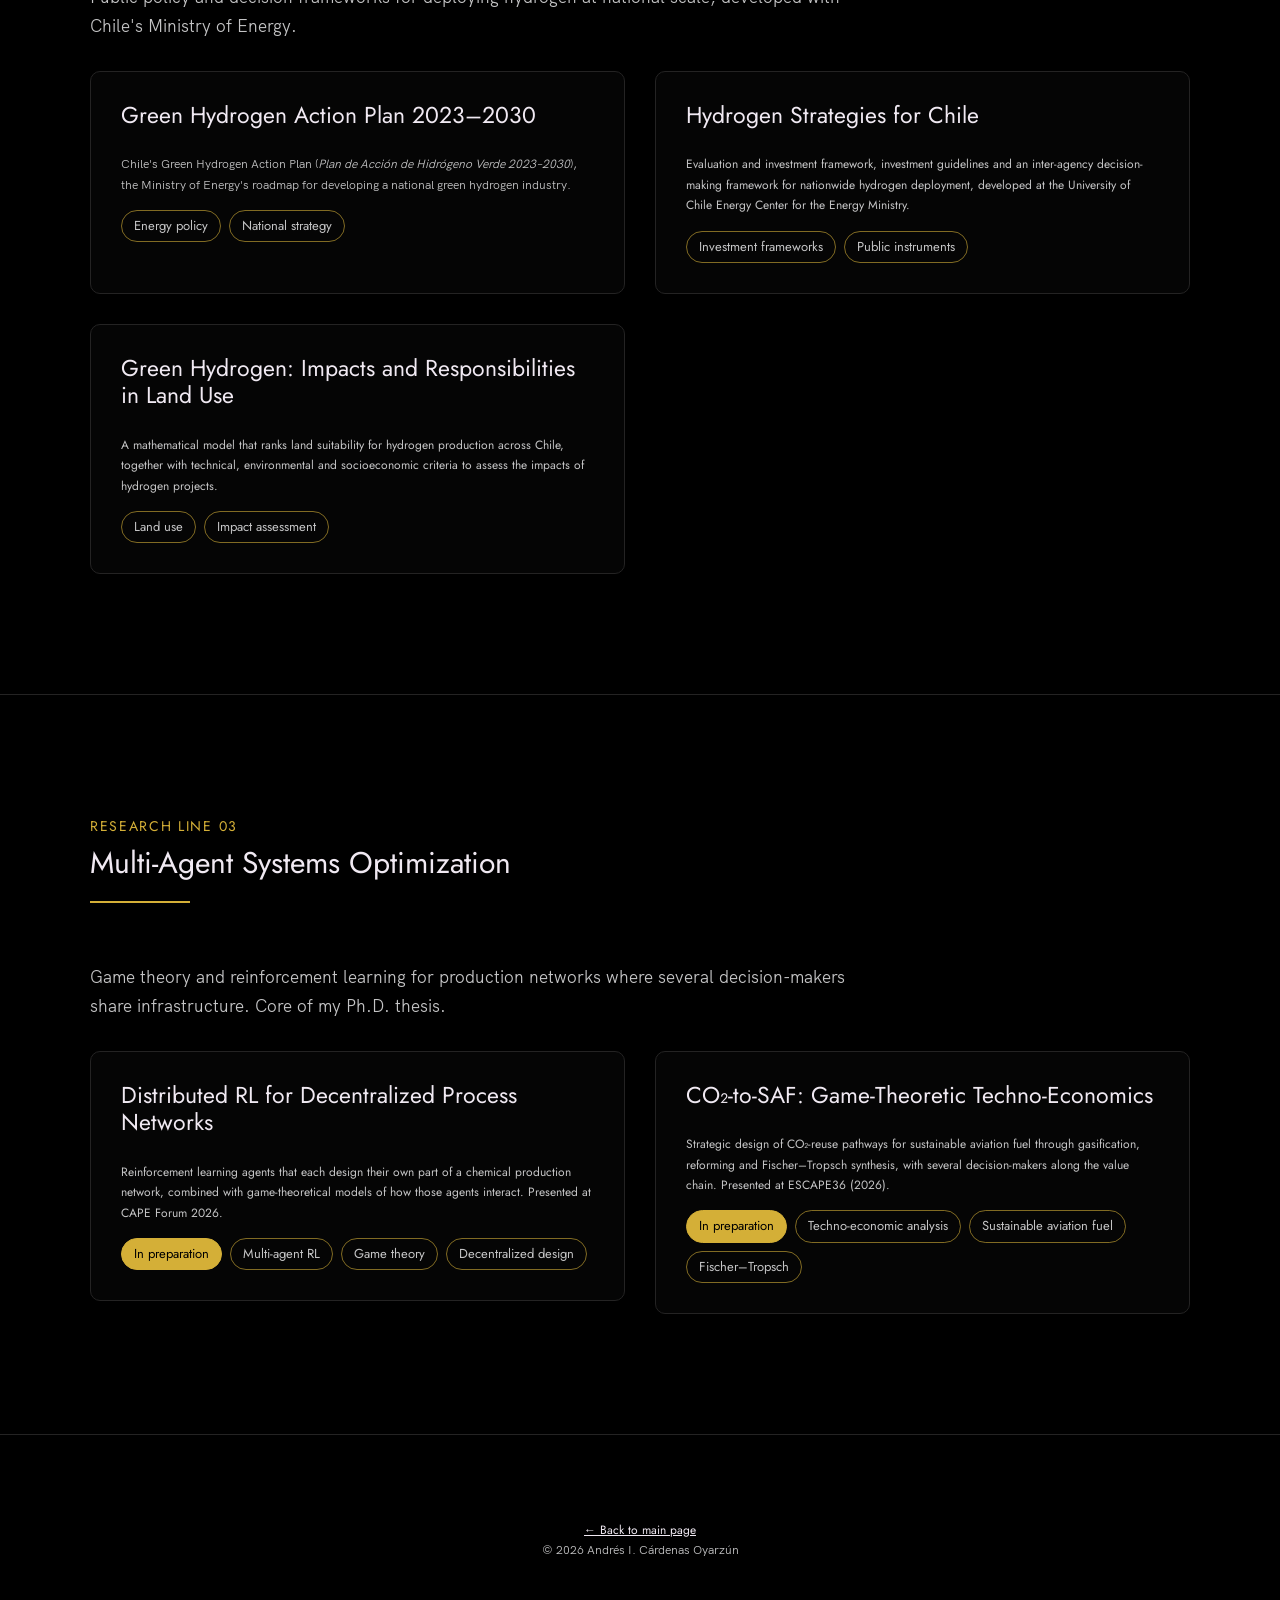
<file: Projects.html>
<!DOCTYPE html>
<html lang="en">
<head>
  <meta charset="UTF-8" />
  <meta name="viewport" content="width=device-width, initial-scale=1.0"/>
  <link rel="icon" type="image/svg+xml" href="./images/favicon.svg" />
  <title>Projects | Andrés I. Cárdenas</title>
  <meta name="description" content="Projects of Andrés I. Cárdenas: hydrogen systems, energy governance and multi-agent systems optimization.">
  <link rel="stylesheet" href="index.css" />
</head>

<body>

  <!-- ***** Navigation ***** -->
  <header class="header header--subpage" role="banner" id="top">
    <div class="row">
      <nav class="nav" role="navigation">
        <ul class="nav__items">
          <li class="nav__item"><a href="index.html" class="nav__link">Home</a></li>
          <li class="nav__item"><a href="Research-interests.html" class="nav__link">Research interests</a></li>
          <li class="nav__item"><a href="Work-experience.html" class="nav__link">Work experience</a></li>
          <li class="nav__item"><a href="Projects.html" class="nav__link" aria-current="page">Projects</a></li>
          <li class="nav__item"><a href="Publications.html" class="nav__link">Publications</a></li>
          <li class="nav__item"><a href="Teaching-philosophy.html" class="nav__link">Teaching philosophy</a></li>
          <li class="nav__item"><a href="index.html#contact" class="nav__link">Contact</a></li>
        </ul>
      </nav>
    </div>
  </header>

  <!-- ***** Intro ***** -->
  <section class="subpage-hero">
    <div class="row">
      <div class="subpage-hero__content">
        <h1 class="subpage-hero__title">Projects</h1>
        <p class="subpage-hero__text">
          My projects, grouped by research line.
        </p>
        <div class="btn-row">
          <a href="#hydrogen" class="btn">Hydrogen systems</a>
          <a href="#governance" class="btn">Energy governance</a>
          <a href="#multi-agent" class="btn">Multi-agent systems</a>
        </div>
      </div>
    </div>
  </section>

  <main>
    <section class="projects project-line" id="hydrogen">
      <div class="row">
        <p class="statement__kicker">Research line 01</p>
        <h2>Hydrogen Systems</h2>
        <p class="project-line__intro">
          Design, siting and integration of green hydrogen production and its derivatives, from single plants to industrial parks.
        </p>
        <div class="projects__grid">

          <a href="https://doi.org/10.1021/acs.iecr.3c03060" class="project-card-link" target="_blank" rel="noopener">
            <div class="project-card">
              <h3>Green Hydrogen Design &amp; Capacity Expansion</h3>
              <p>
                Process design and capacity-expansion planning for green hydrogen that integrates economic and operational autonomy objectives. <em>Industrial &amp; Engineering Chemistry Research</em> (2024).
              </p>
              <ul class="tag-row">
                <li class="tag-row__status">Published ↗</li>
                <li>Process design</li>
                <li>Capacity planning</li>
              </ul>
            </div>
          </a>

            <div class="project-card">
              <h3>GIS-AHP Land Suitability for Hydrogen in Chile</h3>
              <p>
                A spatial suitability framework for green hydrogen and its derivatives that combines GIS with the Analytic Hierarchy Process and tests sensitivity to export-certification rules. <em>International Journal of Hydrogen Energy</em>.
              </p>
              <ul class="tag-row">
                <li class="tag-row__status">Published</li>
                <li>GIS</li>
                <li>Multi-criteria decision analysis</li>
                <li>Hydrogen siting</li>
              </ul>
            </div>

            <div class="project-card">
              <h3>H₂–Methanol–Ammonia Industrial Park</h3>
              <p>
                Multi-agent design of an industrial park that balances economics with each participant's operational autonomy, and selects the hydrogen carrier simultaneously.
              </p>
              <ul class="tag-row">
                <li class="tag-row__status">In preparation</li>
                <li>Multi-objective optimization</li>
                <li>Hydrogen carriers</li>
              </ul>
            </div>

        </div>
      </div>
    </section>

    <section class="projects project-line" id="governance">
      <div class="row">
        <p class="statement__kicker">Research line 02</p>
        <h2>Energy Governance</h2>
        <p class="project-line__intro">
          Public policy and decision frameworks for deploying hydrogen at national scale, developed with Chile's Ministry of Energy.
        </p>
        <div class="projects__grid">

            <div class="project-card">
              <h3>Green Hydrogen Action Plan 2023–2030</h3>
              <p>
                <!-- TODO: describe your contribution to the Plan de Acción de Hidrógeno Verde 2023–2030 and add a link to the plan. -->Chile's Green Hydrogen Action Plan (<em>Plan de Acción de Hidrógeno Verde 2023–2030</em>), the Ministry of Energy's roadmap for developing a national green hydrogen industry.
              </p>
              <ul class="tag-row">
                <li>Energy policy</li>
                <li>National strategy</li>
              </ul>
            </div>

          <a href="Work-experience.html#academic" class="project-card-link">
            <div class="project-card">
              <h3>Hydrogen Strategies for Chile</h3>
              <p>
                Evaluation and investment framework, investment guidelines and an inter-agency decision-making framework for nationwide hydrogen deployment, developed at the University of Chile Energy Center for the Energy Ministry.
              </p>
              <ul class="tag-row">
                <li>Investment frameworks</li>
                <li>Public instruments</li>
              </ul>
            </div>
          </a>

          <a href="Work-experience.html#academic" class="project-card-link">
            <div class="project-card">
              <h3>Green Hydrogen: Impacts and Responsibilities in Land Use</h3>
              <p>
                A mathematical model that ranks land suitability for hydrogen production across Chile, together with technical, environmental and socioeconomic criteria to assess the impacts of hydrogen projects.
              </p>
              <ul class="tag-row">
                <li>Land use</li>
                <li>Impact assessment</li>
              </ul>
            </div>
          </a>

        </div>
      </div>
    </section>

    <section class="projects project-line" id="multi-agent">
      <div class="row">
        <p class="statement__kicker">Research line 03</p>
        <h2>Multi-Agent Systems Optimization</h2>
        <p class="project-line__intro">
          Game theory and reinforcement learning for production networks where several decision-makers share infrastructure. Core of my Ph.D. thesis.
        </p>
        <div class="projects__grid">

          <a href="Research-interests.html#statement" class="project-card-link">
            <div class="project-card">
              <h3>Distributed RL for Decentralized Process Networks</h3>
              <p>
                Reinforcement learning agents that each design their own part of a chemical production network, combined with game-theoretical models of how those agents interact. Presented at CAPE Forum 2026.
              </p>
              <ul class="tag-row">
                <li class="tag-row__status">In preparation</li>
                <li>Multi-agent RL</li>
                <li>Game theory</li>
                <li>Decentralized design</li>
              </ul>
            </div>
          </a>

          <a href="Research-interests.html#statement" class="project-card-link">
            <div class="project-card">
              <h3>CO₂-to-SAF: Game-Theoretic Techno-Economics</h3>
              <p>
                Strategic design of CO₂-reuse pathways for sustainable aviation fuel through gasification, reforming and Fischer–Tropsch synthesis, with several decision-makers along the value chain. Presented at ESCAPE36 (2026).
              </p>
              <ul class="tag-row">
                <li class="tag-row__status">In preparation</li>
                <li>Techno-economic analysis</li>
                <li>Sustainable aviation fuel</li>
                <li>Fischer–Tropsch</li>
              </ul>
            </div>
          </a>

        </div>
      </div>
    </section>
  </main>

  <footer class="footer">
    <div class="row">
      <p>
        <a href="index.html">← Back to main page</a><br>
        &copy; 2026 Andrés I. Cárdenas Oyarzún
      </p>
    </div>
  </footer>

</body>
</html>
</file>
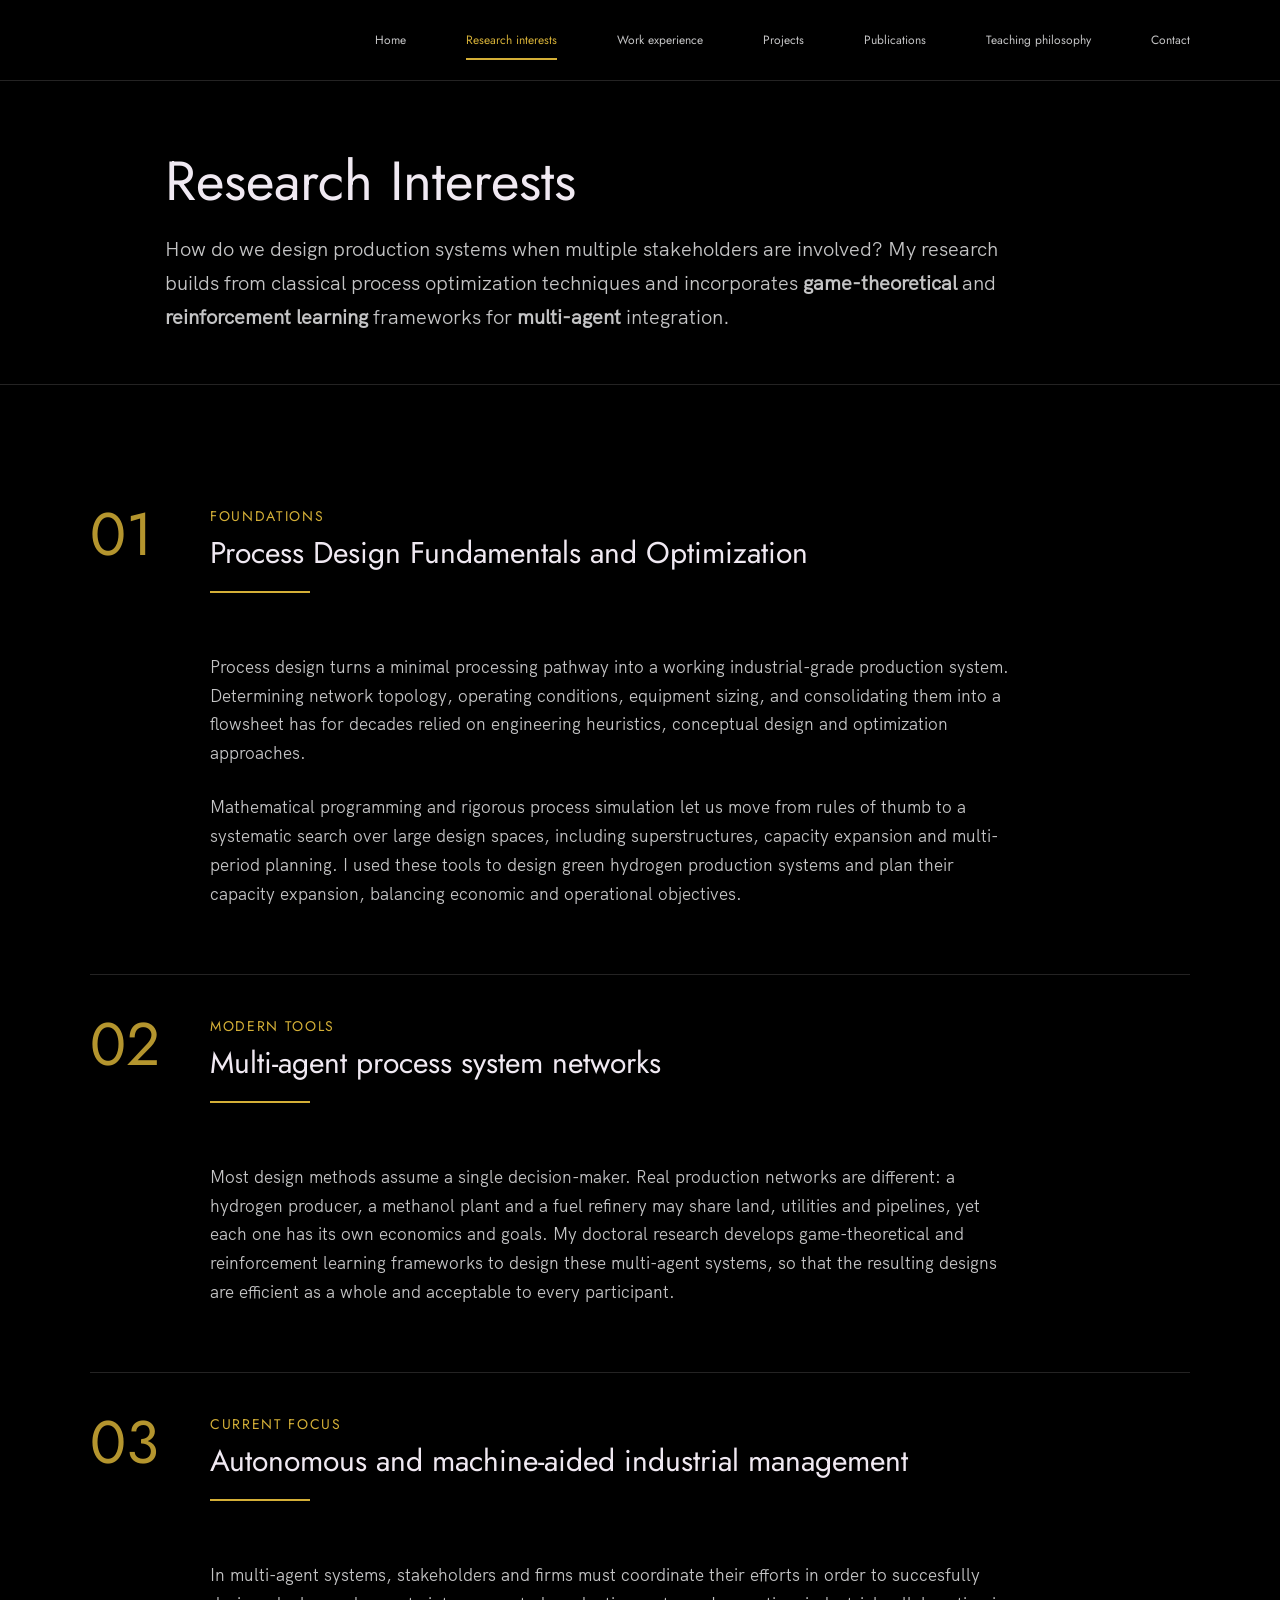
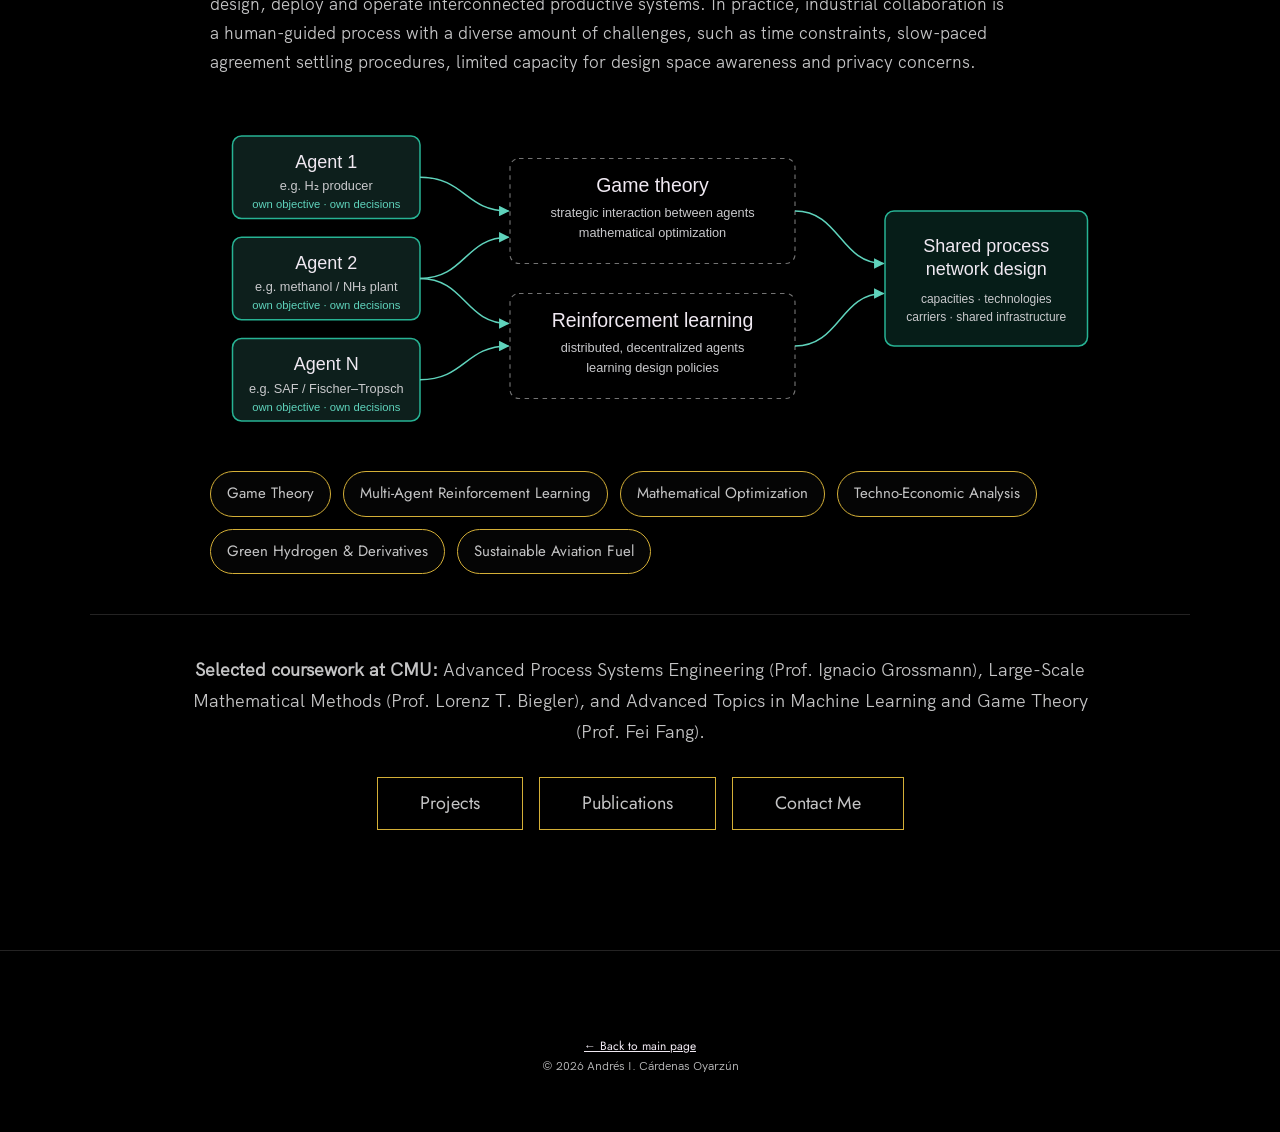
<file: Research-interests.html>
<!DOCTYPE html>
<html lang="en">
<head>
  <meta charset="UTF-8" />
  <meta name="viewport" content="width=device-width, initial-scale=1.0"/>
  <link rel="icon" type="image/svg+xml" href="./images/favicon.svg" />
  <title>Research Interests | Andrés I. Cárdenas</title>
  <meta name="description" content="Research interests of Andrés I. Cárdenas: process design and optimization, mathematical programming, and multi-agent process systems.">
  <link rel="stylesheet" href="index.css" />
</head>

<body>

  <!-- ***** Navigation ***** -->
  <header class="header header--subpage" role="banner" id="top">
    <div class="row">
      <nav class="nav" role="navigation">
        <ul class="nav__items">
          <li class="nav__item"><a href="index.html" class="nav__link">Home</a></li>
          <li class="nav__item"><a href="Research-interests.html" class="nav__link" aria-current="page">Research interests</a></li>
          <li class="nav__item"><a href="Work-experience.html" class="nav__link">Work experience</a></li>
          <li class="nav__item"><a href="Projects.html" class="nav__link">Projects</a></li>
          <li class="nav__item"><a href="Publications.html" class="nav__link">Publications</a></li>
          <li class="nav__item"><a href="Teaching-philosophy.html" class="nav__link">Teaching philosophy</a></li>
          <li class="nav__item"><a href="index.html#contact" class="nav__link">Contact</a></li>
        </ul>
      </nav>
    </div>
  </header>

  <!-- ***** Intro ***** -->
  <section class="subpage-hero">
    <div class="row">
      <div class="subpage-hero__content">
        <h1 class="subpage-hero__title">Research Interests</h1>
        <p class="subpage-hero__text" style="margin-top: 2rem;">
          <!-- TODO: rewrite this summary in your own words. -->
          How do we design production systems when multiple stakeholders are involved? My research builds from classical process optimization techniques and incorporates <strong>game-theoretical</strong> and <strong>reinforcement learning</strong> frameworks for <strong>multi-agent</strong> integration.
        </p>
      </div>
    </div>
  </section>

  <main>
    <!-- Each section is a short draft. Replace the text inside <div class="statement__body"> with your own. -->
    <section class="statement" id="statement">
      <div class="row">

        <article class="statement__part">
          <div class="statement__number">01</div>
          <div class="statement__content">
            <p class="statement__kicker">Foundations</p>
            <h2>Process Design Fundamentals and Optimization</h2>
            <div class="statement__body">
              <!-- TODO: draft text, replace with your own -->
              <p>
                Process design turns a minimal processing pathway into a working industrial-grade production system. Determining network topology, operating conditions, equipment sizing, and consolidating them into a flowsheet has for decades relied on engineering heuristics, conceptual design and optimization approaches. 
              </p>

              <p>
                Mathematical programming and rigorous process simulation let us move from rules of thumb to a systematic search over large design spaces, including superstructures, capacity expansion and multi-period planning. I used these tools to design green hydrogen production systems and plan their capacity expansion, balancing economic and operational objectives.
              </p>
            </div>
          </div>
        </article>

        <article class="statement__part">
          <div class="statement__number">02</div>
          <div class="statement__content">
            <p class="statement__kicker">Modern tools</p>
            <h2>Multi-agent process system networks</h2>
            <div class="statement__body">
              <!-- TODO: draft text, replace with your own -->
              <p>
                Most design methods assume a single decision-maker. Real production networks are different: a hydrogen producer, a methanol plant and a fuel refinery may share land, utilities and pipelines, yet each one has its own economics and goals. My doctoral research develops game-theoretical and reinforcement learning frameworks to design these multi-agent systems, so that the resulting designs are efficient as a whole and acceptable to every participant.
              </p>
            </div>
          </div>
        </article>

        <article class="statement__part">
          <div class="statement__number">03</div>
          <div class="statement__content">
            <p class="statement__kicker">Current focus</p>
            <h2>Autonomous and machine-aided industrial management</h2>
            <div class="statement__body">
              <!-- TODO: draft text, replace with your own -->
              <p>
                In multi-agent systems, stakeholders and firms must coordinate their efforts in order to succesfully design, deploy and operate interconnected productive systems. In practice, industrial collaboration is a human-guided process with a diverse amount of challenges, such as time constraints, slow-paced agreement settling procedures, limited capacity for design space awareness and privacy concerns. 
              </p>
            </div>
            <img
              src="./images/research-overview.svg"
              alt="Diagram: several agents with their own objectives interact through game theory and reinforcement learning to produce a shared process network design"
              class="research-overview__image statement__image">
            <div class="research-areas__grid statement__tags">
              <div class="research-area__tag">Game Theory</div>
              <div class="research-area__tag">Multi-Agent Reinforcement Learning</div>
              <div class="research-area__tag">Mathematical Optimization</div>
              <div class="research-area__tag">Techno-Economic Analysis</div>
              <div class="research-area__tag">Green Hydrogen &amp; Derivatives</div>
              <div class="research-area__tag">Sustainable Aviation Fuel</div>
            </div>
          </div>
        </article>

        <div class="highlight-callout">
          <p>
            <strong>Selected coursework at CMU:</strong> Advanced Process Systems Engineering (Prof. Ignacio Grossmann), Large-Scale Mathematical Methods (Prof. Lorenz T. Biegler), and Advanced Topics in Machine Learning and Game Theory (Prof. Fei Fang).
          </p>
          <div class="btn-row btn-row--center">
            <a href="Projects.html" class="btn">Projects</a>
            <a href="Publications.html" class="btn">Publications</a>
            <a href="index.html#contact" class="btn">Contact Me</a>
          </div>
        </div>

      </div>
    </section>
  </main>

  <footer class="footer">
    <div class="row">
      <p>
        <a href="index.html">← Back to main page</a><br>
        &copy; 2026 Andrés I. Cárdenas Oyarzún
      </p>
    </div>
  </footer>

</body>
</html>
</file>
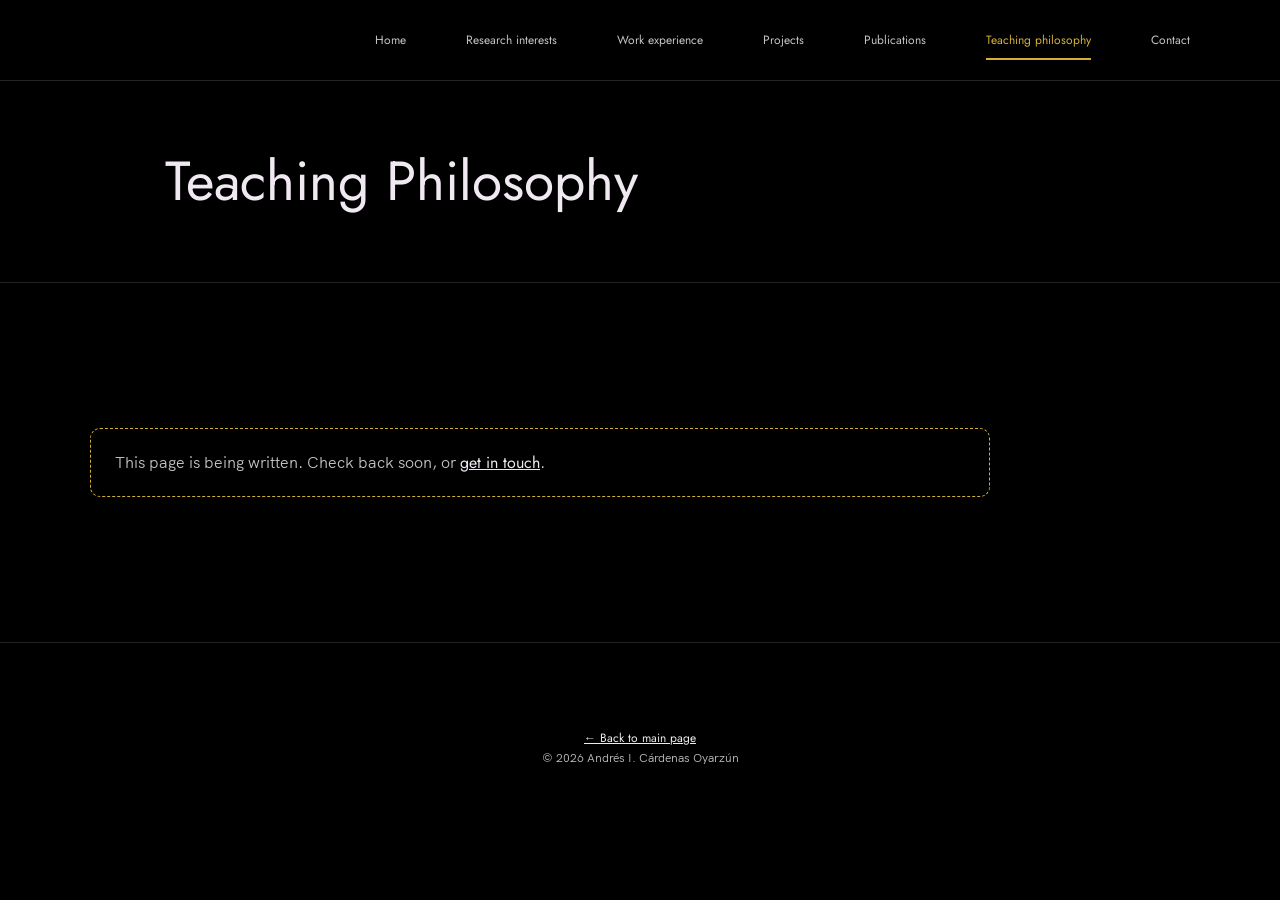
<file: Teaching-philosophy.html>
<!DOCTYPE html>
<html lang="en">
<head>
  <meta charset="UTF-8" />
  <meta name="viewport" content="width=device-width, initial-scale=1.0"/>
  <link rel="icon" type="image/svg+xml" href="./images/favicon.svg" />
  <title>Teaching Philosophy | Andrés I. Cárdenas</title>
  <meta name="description" content="Teaching philosophy of Andrés I. Cárdenas.">
  <link rel="stylesheet" href="index.css" />
</head>

<body>

  <!-- ***** Navigation ***** -->
  <header class="header header--subpage" role="banner" id="top">
    <div class="row">
      <nav class="nav" role="navigation">
        <ul class="nav__items">
          <li class="nav__item"><a href="index.html" class="nav__link">Home</a></li>
          <li class="nav__item"><a href="Research-interests.html" class="nav__link">Research interests</a></li>
          <li class="nav__item"><a href="Work-experience.html" class="nav__link">Work experience</a></li>
          <li class="nav__item"><a href="Projects.html" class="nav__link">Projects</a></li>
          <li class="nav__item"><a href="Publications.html" class="nav__link">Publications</a></li>
          <li class="nav__item"><a href="Teaching-philosophy.html" class="nav__link" aria-current="page">Teaching philosophy</a></li>
          <li class="nav__item"><a href="index.html#contact" class="nav__link">Contact</a></li>
        </ul>
      </nav>
    </div>
  </header>

  <!-- ***** Intro ***** -->
  <section class="subpage-hero">
    <div class="row">
      <div class="subpage-hero__content">
        <h1 class="subpage-hero__title">Teaching Philosophy</h1>
      </div>
    </div>
  </section>

  <main>
    <!-- TODO: add your teaching statement and teaching experience here. -->
    <section class="work" id="philosophy">
      <div class="row">
        <p class="draft-note">This page is being written. Check back soon, or <a href="index.html#contact" class="link">get in touch</a>.</p>
      </div>
    </section>
  </main>

  <footer class="footer">
    <div class="row">
      <p>
        <a href="index.html">← Back to main page</a><br>
        &copy; 2026 Andrés I. Cárdenas Oyarzún
      </p>
    </div>
  </footer>

</body>
</html>
</file>
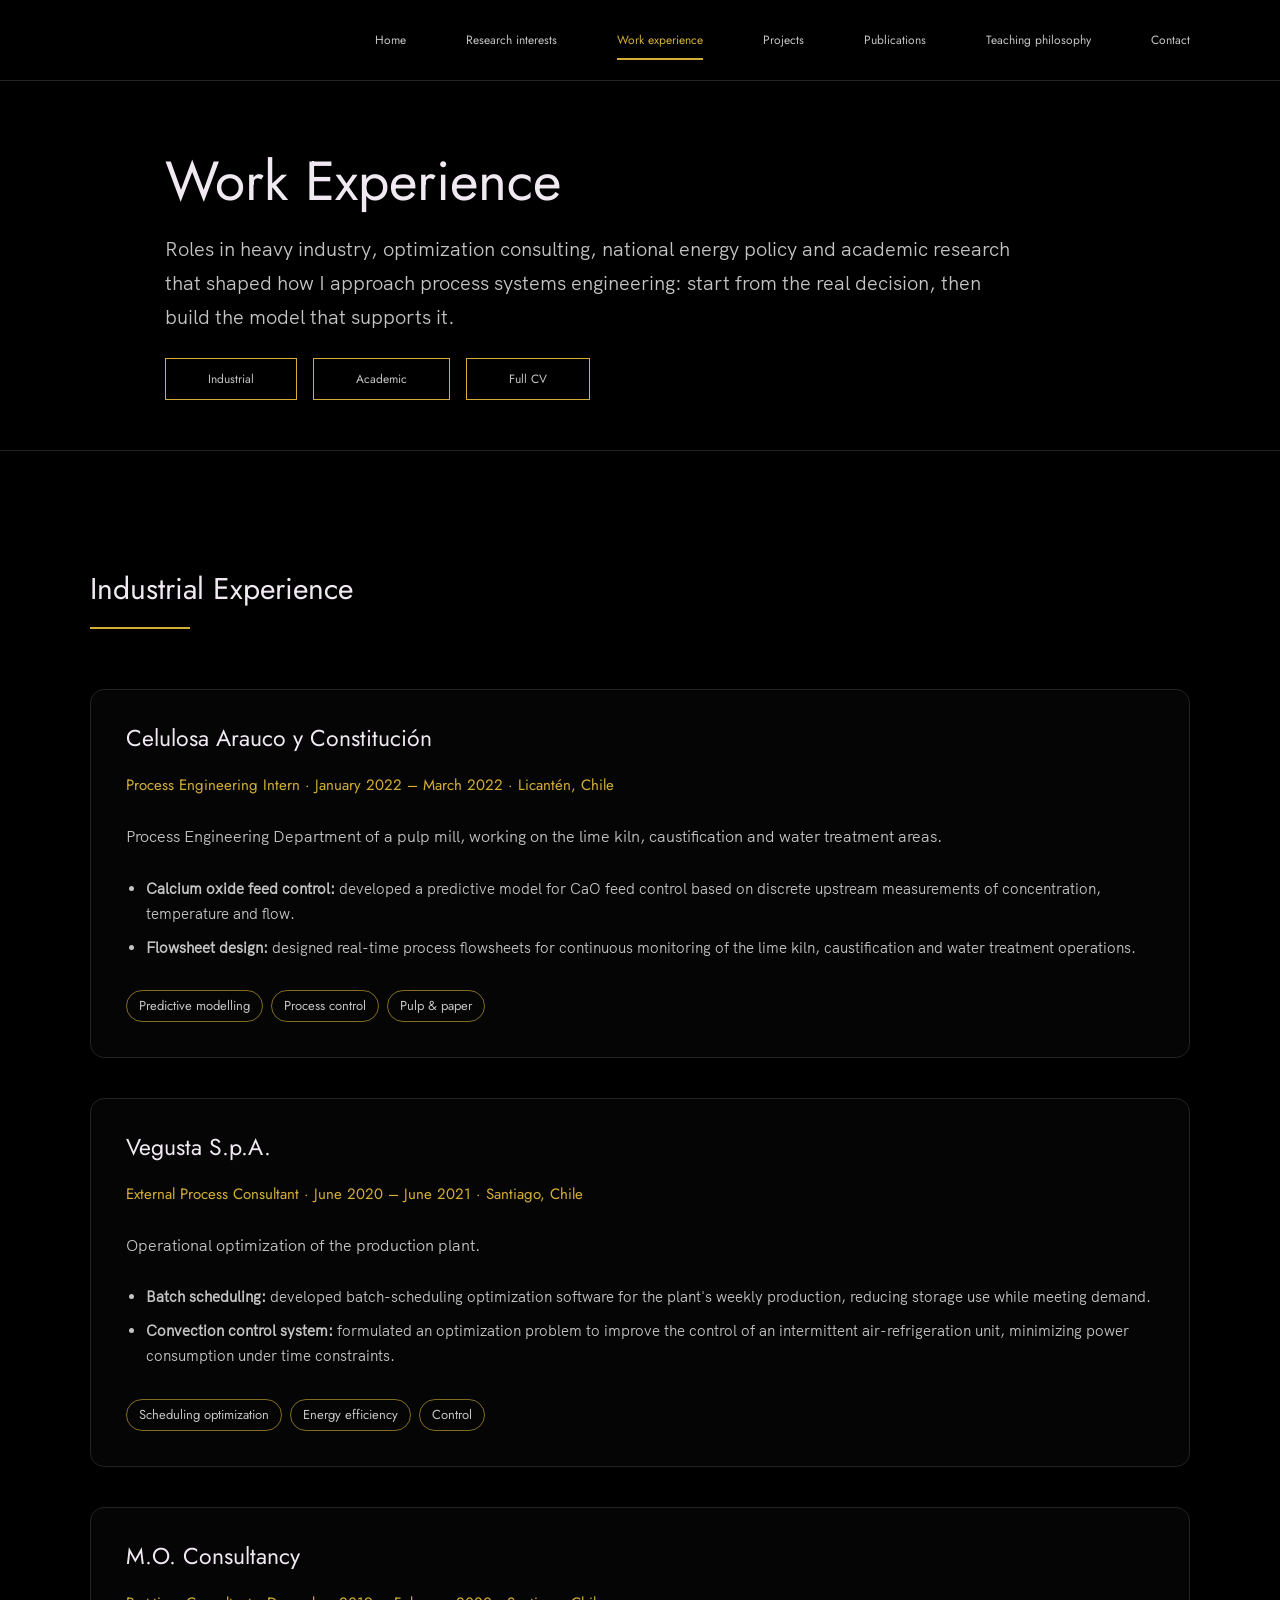
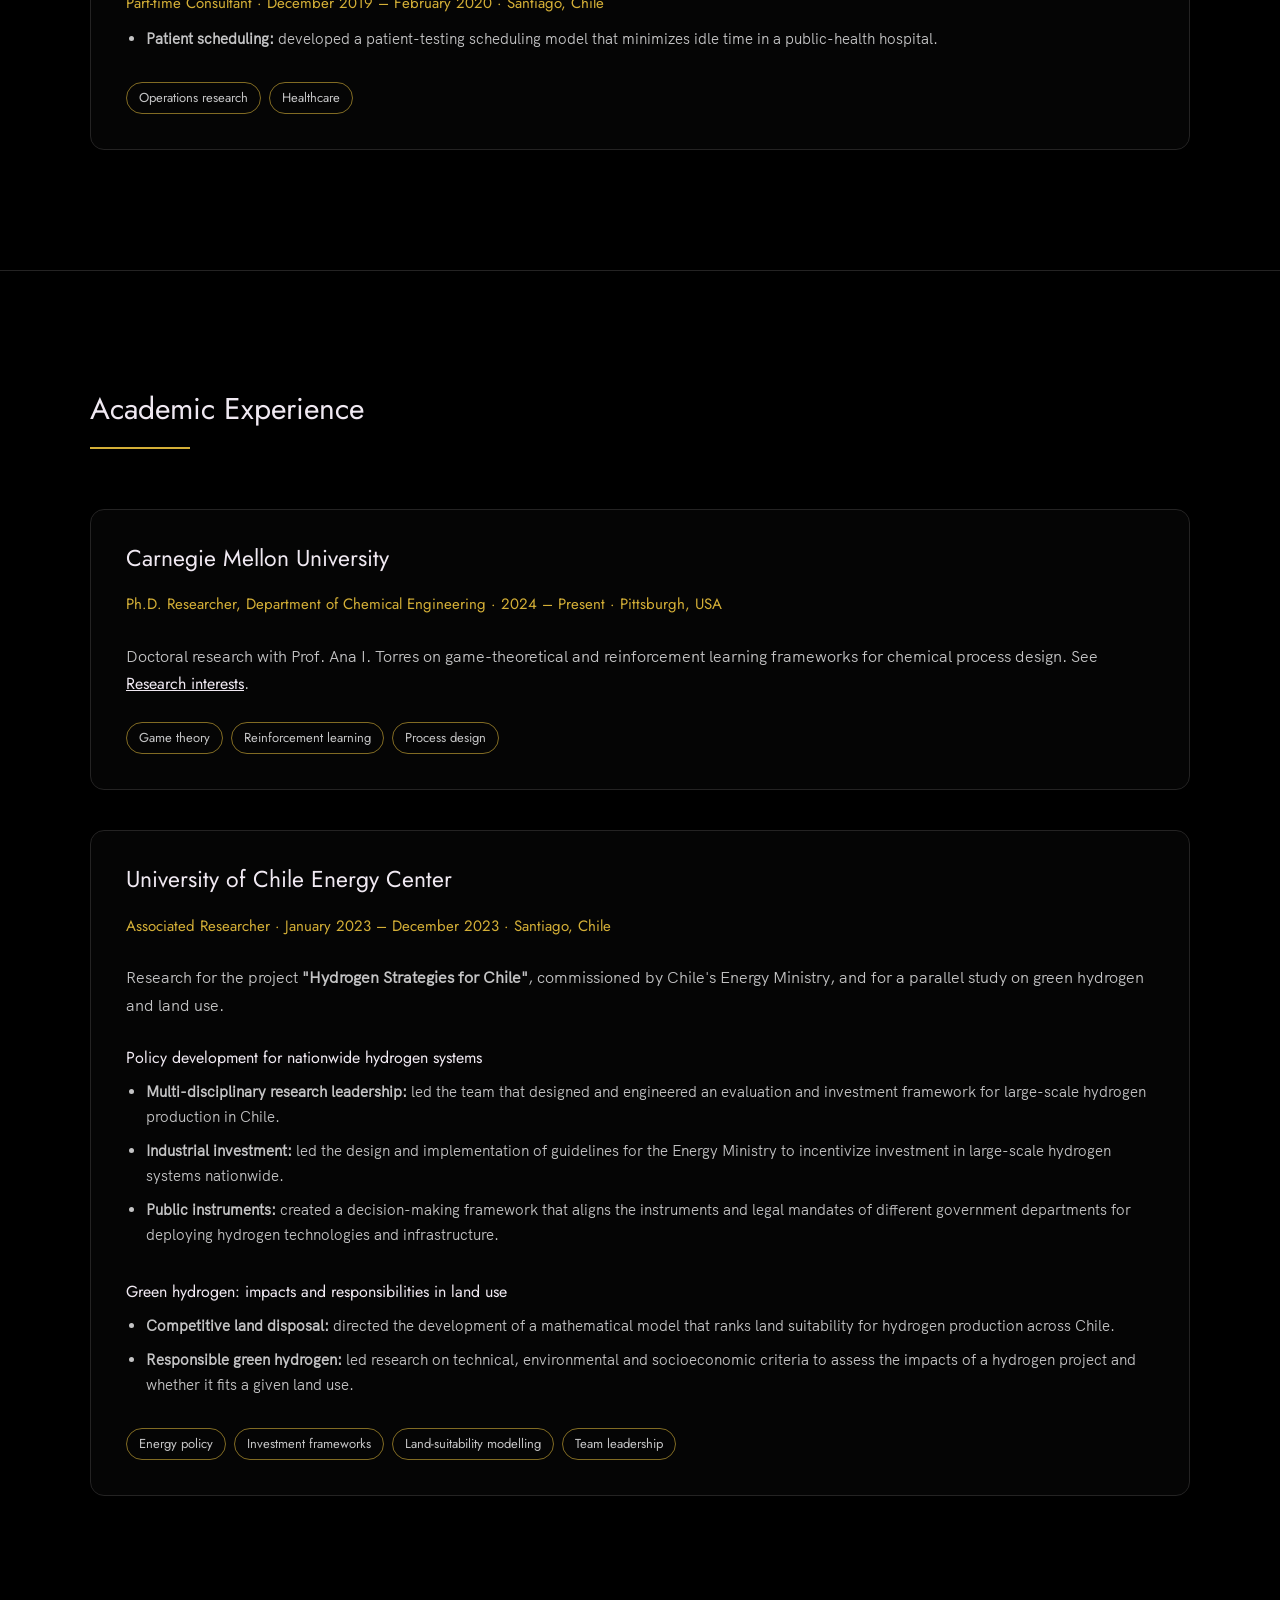
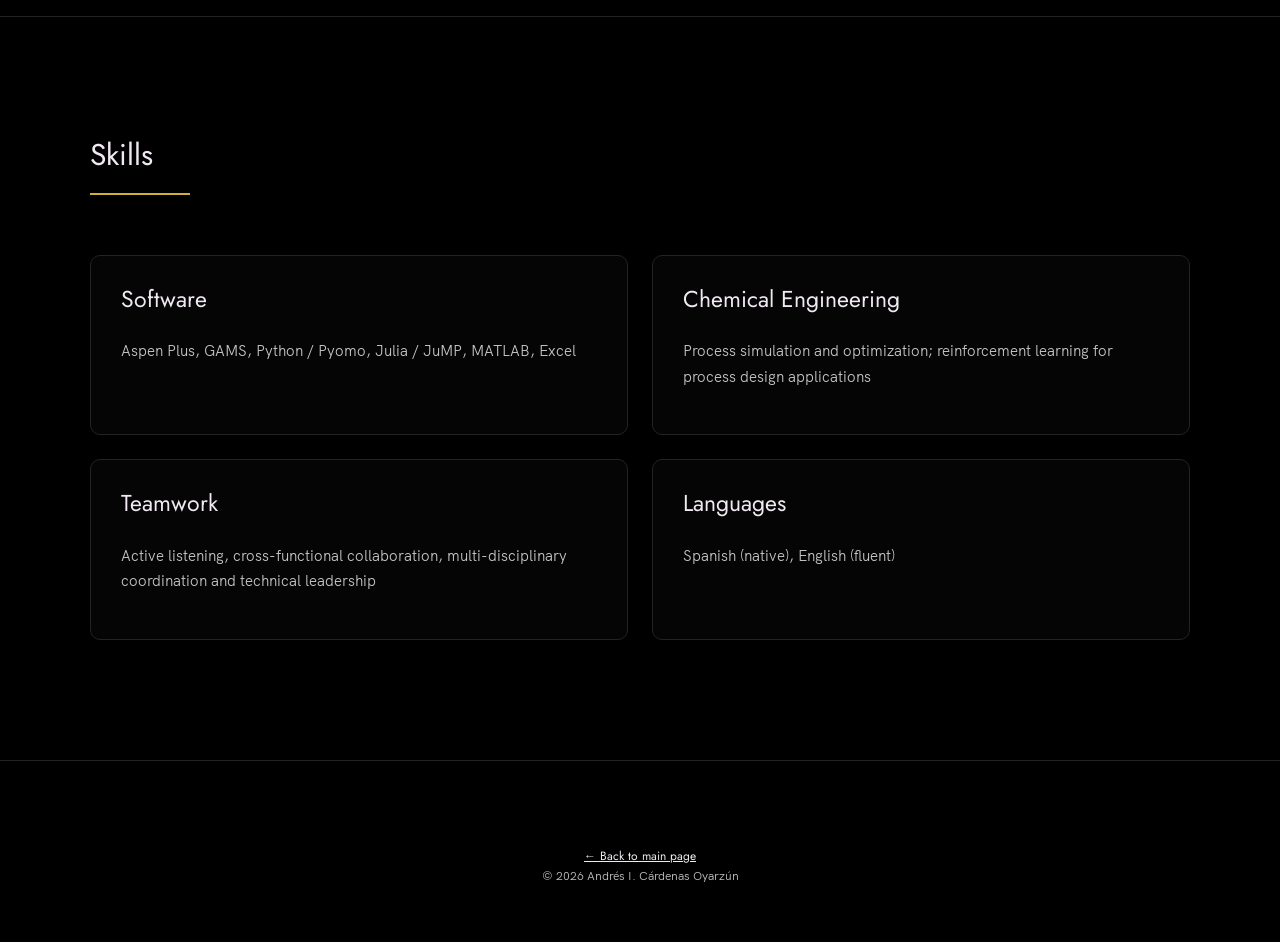
<file: Work-experience.html>
<!DOCTYPE html>
<html lang="en">
<head>
  <meta charset="UTF-8" />
  <meta name="viewport" content="width=device-width, initial-scale=1.0"/>
  <link rel="icon" type="image/svg+xml" href="./images/favicon.svg" />
  <title>Work Experience | Andrés I. Cárdenas</title>
  <meta name="description" content="Industrial and academic work experience of Andrés I. Cárdenas.">
  <link rel="stylesheet" href="index.css" />
</head>

<body>

  <!-- ***** Navigation ***** -->
  <header class="header header--subpage" role="banner" id="top">
    <div class="row">
      <nav class="nav" role="navigation">
        <ul class="nav__items">
          <li class="nav__item"><a href="index.html" class="nav__link">Home</a></li>
          <li class="nav__item"><a href="Research-interests.html" class="nav__link">Research interests</a></li>
          <li class="nav__item"><a href="Work-experience.html" class="nav__link" aria-current="page">Work experience</a></li>
          <li class="nav__item"><a href="Projects.html" class="nav__link">Projects</a></li>
          <li class="nav__item"><a href="Publications.html" class="nav__link">Publications</a></li>
          <li class="nav__item"><a href="Teaching-philosophy.html" class="nav__link">Teaching philosophy</a></li>
          <li class="nav__item"><a href="index.html#contact" class="nav__link">Contact</a></li>
        </ul>
      </nav>
    </div>
  </header>

  <!-- ***** Intro ***** -->
  <section class="subpage-hero">
    <div class="row">
      <div class="subpage-hero__content">
        <h1 class="subpage-hero__title">Work Experience</h1>
        <p class="subpage-hero__text">
          Roles in heavy industry, optimization consulting, national energy policy and academic research that shaped how I approach process systems engineering: start from the real decision, then build the model that supports it.
        </p>
        <div class="btn-row">
          <a href="#industrial" class="btn">Industrial</a>
          <a href="#academic" class="btn">Academic</a>
          <a href="./files/Andres_Cardenas_CV.pdf" class="btn" target="_blank" rel="noopener">Full CV</a>
        </div>
      </div>
    </div>
  </section>

  <main>
    <section class="work" id="industrial">
      <div class="row">
        <h2>Industrial Experience</h2>
        <div class="work__boxes">

          <div class="work__box">
            <div class="work__text work__text--wide">
              <h3>Celulosa Arauco y Constitución</h3>
              <p class="work__meta">Process Engineering Intern · January 2022 – March 2022 · Licantén, Chile</p>
              <p>
                Process Engineering Department of a pulp mill, working on the lime kiln, caustification and water treatment areas.
              </p>
              <ul class="work__list">
                <li><strong>Calcium oxide feed control:</strong> developed a predictive model for CaO feed control based on discrete upstream measurements of concentration, temperature and flow.</li>
                <li><strong>Flowsheet design:</strong> designed real-time process flowsheets for continuous monitoring of the lime kiln, caustification and water treatment operations.</li>
              </ul>
              <ul class="tag-row">
                <li>Predictive modelling</li>
                <li>Process control</li>
                <li>Pulp &amp; paper</li>
              </ul>
            </div>
          </div>

          <div class="work__box">
            <div class="work__text work__text--wide">
              <h3>Vegusta S.p.A.</h3>
              <p class="work__meta">External Process Consultant · June 2020 – June 2021 · Santiago, Chile</p>
              <p>
                Operational optimization of the production plant.
              </p>
              <ul class="work__list">
                <li><strong>Batch scheduling:</strong> developed batch-scheduling optimization software for the plant's weekly production, reducing storage use while meeting demand.</li>
                <li><strong>Convection control system:</strong> formulated an optimization problem to improve the control of an intermittent air-refrigeration unit, minimizing power consumption under time constraints.</li>
              </ul>
              <ul class="tag-row">
                <li>Scheduling optimization</li>
                <li>Energy efficiency</li>
                <li>Control</li>
              </ul>
            </div>
          </div>

          <div class="work__box">
            <div class="work__text work__text--wide">
              <h3>M.O. Consultancy</h3>
              <p class="work__meta">Part-time Consultant · December 2019 – February 2020 · Santiago, Chile</p>
              <ul class="work__list">
                <li><strong>Patient scheduling:</strong> developed a patient-testing scheduling model that minimizes idle time in a public-health hospital.</li>
              </ul>
              <ul class="tag-row">
                <li>Operations research</li>
                <li>Healthcare</li>
              </ul>
            </div>
          </div>

        </div>
      </div>
    </section>

    <section class="work" id="academic">
      <div class="row">
        <h2>Academic Experience</h2>
        <div class="work__boxes">

          <div class="work__box">
            <div class="work__text work__text--wide">
              <h3>Carnegie Mellon University</h3>
              <p class="work__meta">Ph.D. Researcher, Department of Chemical Engineering · 2024 – Present · Pittsburgh, USA</p>
              <p>
                Doctoral research with Prof. Ana I. Torres on game-theoretical and reinforcement learning frameworks for chemical process design. See <a href="Research-interests.html" class="link">Research interests</a>.
              </p>
              <ul class="tag-row">
                <li>Game theory</li>
                <li>Reinforcement learning</li>
                <li>Process design</li>
              </ul>
            </div>
          </div>

          <div class="work__box">
            <div class="work__text work__text--wide">
              <h3>University of Chile Energy Center</h3>
              <p class="work__meta">Associated Researcher · January 2023 – December 2023 · Santiago, Chile</p>
              <p>
                Research for the project <strong>"Hydrogen Strategies for Chile"</strong>, commissioned by Chile's Energy Ministry, and for a parallel study on green hydrogen and land use.
              </p>
              <p class="work__subhead">Policy development for nationwide hydrogen systems</p>
              <ul class="work__list">
                <li><strong>Multi-disciplinary research leadership:</strong> led the team that designed and engineered an evaluation and investment framework for large-scale hydrogen production in Chile.</li>
                <li><strong>Industrial investment:</strong> led the design and implementation of guidelines for the Energy Ministry to incentivize investment in large-scale hydrogen systems nationwide.</li>
                <li><strong>Public instruments:</strong> created a decision-making framework that aligns the instruments and legal mandates of different government departments for deploying hydrogen technologies and infrastructure.</li>
              </ul>
              <p class="work__subhead">Green hydrogen: impacts and responsibilities in land use</p>
              <ul class="work__list">
                <li><strong>Competitive land disposal:</strong> directed the development of a mathematical model that ranks land suitability for hydrogen production across Chile.</li>
                <li><strong>Responsible green hydrogen:</strong> led research on technical, environmental and socioeconomic criteria to assess the impacts of a hydrogen project and whether it fits a given land use.</li>
              </ul>
              <ul class="tag-row">
                <li>Energy policy</li>
                <li>Investment frameworks</li>
                <li>Land-suitability modelling</li>
                <li>Team leadership</li>
              </ul>
            </div>
          </div>

        </div>
      </div>
    </section>

    <section class="work" id="skills">
      <div class="row">
        <h2>Skills</h2>
        <div class="skills__grid">
          <div class="project-card">
            <h3>Software</h3>
            <p>Aspen Plus, GAMS, Python / Pyomo, Julia / JuMP, MATLAB, Excel</p>
          </div>
          <div class="project-card">
            <h3>Chemical Engineering</h3>
            <p>Process simulation and optimization; reinforcement learning for process design applications</p>
          </div>
          <div class="project-card">
            <h3>Teamwork</h3>
            <p>Active listening, cross-functional collaboration, multi-disciplinary coordination and technical leadership</p>
          </div>
          <div class="project-card">
            <h3>Languages</h3>
            <p>Spanish (native), English (fluent)</p>
          </div>
        </div>
      </div>
    </section>
  </main>

  <footer class="footer">
    <div class="row">
      <p>
        <a href="index.html">← Back to main page</a><br>
        &copy; 2026 Andrés I. Cárdenas Oyarzún
      </p>
    </div>
  </footer>

</body>
</html>
</file>
<file: index.css>
/* --------------------------------------- */
/* ----- Basic Setup ----- */
/* --------------------------------------- */

@font-face {
    font-family: 'Hk Grotesk';
    font-style: normal;
    font-weight: 400;
    src: url('./fonts/HKGrotesk-Regular.woff') format('woff');
}

@font-face {
    font-family: 'Jost';
    font-style: normal;
    font-weight: 400;
    src: url('./fonts/Jost-Regular.ttf') format('woff');
}

* {
    margin: 0;
    padding: 0;
    box-sizing: inherit;
}

:root {
    --font-size-small: 1.2rem;
    --font-size-normal: 1.8rem;
    --font-size-medium: 2rem;
    --font-size-medium-1: 2.3rem;
    --font-size-large: 3rem;
    --font-size-huge: 5rem;
    --font-stack: 'Hk Grotesk', sans-serif;

    --line-height-normal: 1.7;
    --line-height-small: 1.2;

    --black: #000;
    --pink: #d4af37; /* accent colour (variable name kept from template) */
    --white: #f0e9f2;
    --white-1: #e5e5e6da;

    --container-max-width: 1180px;
    --container-normal-width: 800px;
    --container-medium-width: 700px;
    --container-small-width: 500px;

    --gutter-huge: 12rem;
    --gutter-medium: 6rem;
    --gutter-normal: 3rem;
    --gutter-small-1: 2.5rem;
    --gutter-small: 2rem;

    --border-light: 1px solid rgb(36, 35, 35);
}

/* --------------------------------------- */
/* ----- Global ----- */
/* --------------------------------------- */

html {
    font-size: 62.5%;
    box-sizing: border-box;
    scroll-behavior: smooth;
}

@media (max-width: 1000px) {
    html {
        font-size: 52%;
    }
}

body {
    font-size: var(--font-size-small);
    font-family: var(--font-stack);
    font-weight: 400;
    color: var(--white-1);
    line-height: var(--line-height-normal);
    background: var(--black);
    overflow-x: hidden;
}

.row {
    max-width: var(--container-max-width);
    margin: 0 auto;
}

@media (max-width: 1340px) {
    .row {
        max-width: 1100px;
    }
}

@media (max-width: 1240px) {
    .row {
        padding: 0 var(--gutter-medium);
    }
}

@media (max-width: 600px) {
    .row {
        padding: 0 var(--gutter-small);
    }
}

section {
    padding: var(--gutter-huge) 0;
    border-bottom: var(--border-light);
}

img {
    object-fit: contain;
    max-width: 100%;
    display: block;
}

/* --------------------------------------- */
/* ----- Headlines and Paragraphs ----- */
/* --------------------------------------- */

h1,
h2,
h3 {
    font-family: 'Jost', sans-serif;
    font-weight: 400;
    line-height: var(--line-height-small);
    color: var(--white);
}

.heading-primary {
    line-height: 1;
    font-size: var(--font-size-huge);
    font-weight: 400;
}

@media (max-width: 1050px) {
    .heading-primary {
        font-size: 6.5rem;
    }
}

h2 {
    font-size: var(--font-size-large);
    margin-bottom: var(--gutter-medium);
}

h2::after {
    content: '';
    display: block;
    height: 2px;
    width: 10rem;
    background: var(--pink);
    margin: var(--gutter-small) 0;
}

h3 {
    font-size: var(--font-size-medium-1);
    margin-bottom: var(--gutter-small);
}

@media (max-width: 500px) {
    .heading-primary {
        font-size: var(--font-size-large);
    }

    h2 {
        font-size: var(--font-size-medium-1);
    }

    h3 {
        font-size: var(--font-size-medium);
    }
}

p {
    margin: var(--gutter-small-1) 0;
}

@media (max-width: 900px) {
    p {
        max-width: var(--container-small-width);
    }
}

/* --------------------------------------- */
/* ----- Buttons and Links ----- */
/* --------------------------------------- */

a {
    color: var(--white);
    font-weight: 400;
    font-family: 'Jost', sans-serif;
    transition: all 0.2s;
    outline: 2px solid transparent;
}

::-moz-focus-inner {
    border: 0;
}

button:focus,
a:focus {
    outline: 2px solid var(--pink);
}

body:not(.user-is-tabbing) button:focus,
body:not(.user-is-tabbing) a:focus {
    outline: none;
}

.link:hover {
    color: var(--pink);
}

.btn {
    position: relative;
    display: inline-block;
    padding: 1rem 4.2rem;
    text-decoration: none;
    color: inherit;
    border: 1px solid var(--pink);
    font-weight: 400;
    overflow: hidden;
}

.btn:focus {
    outline: none;
}

.btn::after {
    content: '';
    display: block;
    position: absolute;
    top: 0;
    left: 0;
    right: 100%;
    background: var(--white);
    height: 100%;
    z-index: -1;
    transition: all 0.2s cubic-bezier(1, 0.68, 0.16, 0.9);
}

.btn:hover::after,
.btn:focus::after {
    right: 0;
    background: var(--pink);
}

.btn--pink {
    background: var(--pink);
    transition: all 0.2s;
}

.btn--pink::after {
    display: none;
}

.btn--pink:hover,
.btn--pink:focus {
    background: transparent;
}

.link__text {
    position: relative;
    display: inline-block;
    padding: 0.6rem;
    color: inherit;
    text-decoration: none;
    border-bottom: 1px solid var(--pink);
}

.link__text::after {
    content: '';
    display: block;
    position: absolute;
    top: 0;
    left: 0;
    right: 100%;
    background: var(--white);
    height: 100%;
    z-index: -1;
    transition: all 0.2s cubic-bezier(1, 0.68, 0.16, 0.9);
}

.link__text:focus {
    outline: none;
}

.link__text:hover::after,
.link__text:focus::after {
    right: 0;
    background: var(--pink);
}

.link__text span {
    padding-left: 1rem;
    font-family: sans-serif;
}

/* --------------------------------------- */
/* ----- Back to Top ----- */
/* --------------------------------------- */

.back-to-top {
    position: fixed;
    bottom: 4rem;
    right: 4rem;
    display: flex;
    justify-content: center;
    align-items: center;
    height: 5.5rem;
    width: 5.5rem;
    background-color: var(--pink);
    border-radius: 50%;
    z-index: 10;
    visibility: hidden;
    transition: all 0.4s;
}

.back-to-top__image {
    height: 70%;
}

@media (max-width: 900px) {
    .back-to-top {
        right: 2rem;
    }
}

@media (max-width: 500px) {
    .back-to-top {
        right: 1rem;
    }
}

/* --------------------------------------- */
/* ----- Navigation ----- */
/* --------------------------------------- */

.nav {
    display: flex;
    justify-content: flex-end;
    padding: var(--gutter-normal) 0;
}

.nav__items {
    display: flex;
    list-style: none;
    flex-wrap: wrap;
    justify-content: flex-end;
    gap: 0 0;
}

.nav__item:not(:last-child) {
    margin-right: var(--gutter-medium);
}

.nav__link {
    position: relative;
    display: inline-block;
    padding: 1rem 0;
    text-decoration: none;
    color: inherit;
    transition: all 0.2s;
}

.nav__link::after {
    content: '';
    position: absolute;
    bottom: 0;
    left: 0;
    right: 100%;
    display: inline-block;
    height: 1rem;
    background: var(--white);
    transition: all 0.25s cubic-bezier(1, 0.68, 0.16, 0.9);
}

.nav__link:hover {
    color: var(--pink);
}

.nav__link:hover::after {
    right: 0;
    height: 2px;
    background: var(--pink);
}

@media (max-width: 700px) {
    .nav {
        justify-content: center;
    }

    .nav__items {
        justify-content: center;
    }

    .nav__item {
        margin-right: 0 !important;
        margin: 0 1.2rem;
    }
}

@media (max-width: 500px) {
    .nav {
        justify-content: center;
    }

    .nav__items {
        justify-content: center;
        row-gap: 0.8rem;
    }
}

@media (max-width: 300px) {
    .nav {
        font-size: var(--font-size-small);
    }
}

/* --------------------------------------- */
/* ----- Homepage Landing ----- */
/* --------------------------------------- */

.home-landing {
    min-height: 100vh;
    display: flex;
    align-items: center;
    justify-content: center;
    background:
        radial-gradient(ellipse at center, rgba(0, 0, 0, 0.82) 0%, rgba(0, 0, 0, 0.6) 45%, rgba(0, 0, 0, 0.25) 100%),
        url('./images/header-pfd.svg');
    background-size: cover;
    background-position: center;
    background-attachment: fixed;
    text-align: center;
    padding: 8rem 0;
}

.home-landing__content {
    max-width: 900px;
    margin: 0 auto;
}

.home-landing__title {
    font-size: clamp(4.2rem, 7vw, 8rem);
    line-height: 1;
    margin-bottom: 2rem;
    color: var(--white);
}

.home-landing__subtitle {
    max-width: 700px;
    margin: 0 auto 4rem auto;
    font-family: 'Jost', sans-serif;
    font-size: var(--font-size-medium);
    color: var(--white-1);
}

.home-landing__buttons {
    display: flex;
    flex-wrap: wrap;
    justify-content: center;
    gap: 1.6rem;
    margin-top: 3rem;
}

.home-pill {
    display: inline-block;
    padding: 1.2rem 2.8rem;
    border: 1px solid var(--pink);
    border-radius: 999px;
    text-decoration: none;
    color: var(--white);
    background: rgba(0, 0, 0, 0.35);
    backdrop-filter: blur(4px);
    -webkit-backdrop-filter: blur(4px);
    font-family: 'Jost', sans-serif;
    font-size: 1.6rem;
    transition: all 0.25s ease;
}

.home-pill:hover,
.home-pill:focus {
    background: var(--pink);
    color: var(--white);
    transform: translateY(-2px);
}

@media (max-width: 600px) {
    .home-landing {
        padding: 6rem 0;
        background-attachment: scroll;
    }

    .home-landing__buttons {
        gap: 1.2rem;
    }

    .home-pill {
        width: 100%;
        max-width: 300px;
        text-align: center;
    }
}

/* --------------------------------------- */
/* ----- Header ----- */
/* --------------------------------------- */

.header {
    background: linear-gradient(rgba(0, 0, 0, 0.1), rgba(0, 0, 0, 0.4)),
        url('./images/header-network.svg');
    height: 100vh;
    background-size: cover;
    background-position: center;
    background-attachment: fixed;
    position: relative;
}

.header__text-box {
    position: relative;
    height: calc(100% - 8rem);
}

.header__text {
    position: absolute;
    top: 50%;
    transform: translateY(-50%);
}

.header__text p {
    margin: 1.5rem 0 3.5rem;
    max-width: var(--container-medium-width);
    font-family: 'Jost', sans-serif;
    font-size: var(--font-size-medium);
}

@media (max-width: 500px) {
    .header {
        text-align: center;
    }

    .header__text {
        left: 0;
        right: 0;
        margin: 0 auto;
    }

    .header__text p {
        transform: scale(0.95);
        margin-left: auto;
        margin-right: auto;
    }
}

/* --------------------------------------- */
/* ----- Subpage Header + Hero ----- */
/* --------------------------------------- */

.header--subpage {
    height: auto;
    min-height: auto;
    background: var(--black);
    border-bottom: var(--border-light);
    position: sticky;
    top: 0;
    z-index: 20;
}

.header--subpage .nav {
    padding: 2rem 0;
}

.subpage-hero {
    padding: 7rem 0 5rem 0;
    border-bottom: var(--border-light);
    background: var(--black);
}

.subpage-hero__content {
    max-width: 950px;
    margin: 0 auto;
    display: block;
}

.subpage-hero__title {
    display: block;
    font-family: 'Jost', sans-serif;
    font-size: clamp(3.2rem, 5vw, 5.5rem);
    line-height: 1.1;
    color: var(--white);
    margin: 0 0 2rem 0;
}

.subpage-hero__text {
    display: block;
    font-size: var(--font-size-medium);
    color: var(--white-1);
    max-width: 850px;
    margin: 0;
}

@media (max-width: 600px) {
    .subpage-hero {
        padding: 5rem 0 4rem 0;
    }

    .subpage-hero__title {
        font-size: 3.2rem;
    }

    .subpage-hero__text {
        font-size: var(--font-size-normal);
    }
}

/* --------------------------------------- */
/* ----- Research Overview Section ----- */
/* --------------------------------------- */

.research-overview {
    padding: 7rem 0 6rem 0;
}

.research-overview__image {
    width: 100%;
    max-width: 100%;
    margin: 2.5rem 0 3rem 0;
    display: block;
    border-radius: 0;
    border: none;
    box-shadow: none;
    background: transparent;
}

.research-areas__grid {
    display: flex;
    flex-wrap: wrap;
    justify-content: center;
    gap: 1.2rem;
}

.research-area__tag {
    padding: 0.9rem 1.6rem;
    border: 1px solid var(--pink);
    border-radius: 999px;
    font-size: 1.5rem;
    font-family: 'Jost', sans-serif;
    background: rgba(255, 255, 255, 0.02);
    transition: all 0.25s ease;
}

.research-area__tag:hover {
    background: var(--pink);
    transform: translateY(-2px);
}

/* --------------------------------------- */
/* ----- Work / Research Cards ----- */
/* --------------------------------------- */

.work__boxes {
    display: flex;
    flex-direction: column;
    gap: 4rem;
}

.work__box {
    display: flex;
    align-items: center;
    justify-content: space-between;
    gap: 6rem;
    border: var(--border-light);
    border-radius: 14px;
    padding: 3.5rem;
    background: rgba(255, 255, 255, 0.02);
    box-shadow: 0 8px 24px rgba(0, 0, 0, 0.18);
    transition: transform 0.25s ease, border-color 0.25s ease;
    margin-bottom: 0 !important;
}

.work__box:hover {
    transform: translateY(-4px);
    border-color: var(--pink);
}

.work__box:nth-child(even) {
    flex-direction: row-reverse;
}

.work__links {
    display: flex;
    align-items: center;
}

.work__text {
    flex: 1;
    max-width: 500px;
}

.work__list {
    list-style-position: inside;
    margin-bottom: var(--gutter-normal);
}

.work__code {
    display: block;
    height: 3rem;
    margin-left: var(--gutter-normal);
    transition: all 0.3s;
}

.work__code:hover {
    transform: scale(1.2);
}

.work__image-box {
    flex: 1;
    margin-bottom: 0;
}

.work__image {
    width: 100%;
    max-width: 100%;
}

@media (min-width: 901px) {
    .work__image-box {
        margin: 0 0 0 2rem;
    }

    .work__box:nth-child(even) .work__image-box {
        margin: 0 2rem 0 0;
    }
}

@media (max-width: 900px) {
    .work__box,
    .work__box:nth-child(even) {
        flex-direction: column-reverse;
        align-items: flex-start;
        gap: 3rem;
    }

    .work__image-box {
        width: 100%;
        margin: 0;
    }

    .work__text {
        max-width: 100%;
    }

    .work__code {
        height: 4rem;
    }
}

@media (max-width: 500px) {
    .work__box {
        padding: 2.5rem;
    }
}

/* --------------------------------------- */
/* ----- About ----- */
/* --------------------------------------- */

.about__content {
    display: flex;
    flex-direction: row-reverse;
    align-items: center;
    gap: 6rem;
}

.about__photo-container {
    margin-bottom: var(--gutter-normal);
}

@media (min-width: 901px) {
    .about__text {
        flex: 0 0 35%;
    }

    .about__photo-container {
        flex: 1;
        margin: 0 var(--gutter-huge) 0 0;
    }
}

@media (max-width: 900px) {
    .about__content {
        flex-direction: column-reverse;
        align-items: flex-start;
        gap: 3rem;
    }
}

/* --------------------------------------- */
/* ----- Contact ----- */
/* --------------------------------------- */

.contact__info {
    max-width: var(--container-medium-width);
}

/* --------------------------------------- */
/* ----- Footer ----- */
/* --------------------------------------- */

.footer {
    text-align: center;
    padding: var(--gutter-medium) 0 var(--gutter-normal);
}

.footer__social-links {
    display: flex;
    justify-content: center;
    padding: var(--gutter-normal) 0;
    list-style: none;
}

.footer__social-link-item:not(:last-of-type) {
    margin-right: var(--gutter-small);
}

.footer__social-image {
    height: 4rem;
}

.footer__github-buttons {
    display: flex;
    justify-content: center;
}

.footer__github-buttons iframe {
    height: 2.5rem;
    width: 84px;
    transform: translateY(3px);
}

@media (max-width: 500px) {
    .footer {
        padding: var(--gutter-medium) 0;
    }
}

/* --------------------------------------- */
/* ----- Embedded Videos / Media ----- */
/* --------------------------------------- */

.work__image-box video,
.work__image-box iframe,
.work__image-box img {
    width: 100%;
    max-height: none;
    border-radius: 8px;
    object-fit: contain;
    box-shadow: 0 4px 15px rgba(0, 0, 0, 0.25);
    background: rgba(255, 255, 255, 0.02);
}

.work__image-box img {
    height: auto;
}

.work__video {
    width: 100%;
    height: auto;
}

/* --------------------------------------- */
/* ----- Table of Contents Section ----- */
/* --------------------------------------- */

.toc {
    padding: 4rem 0;
    text-align: center;
}

.toc__tiles {
    display: flex;
    justify-content: center;
    gap: 2rem;
    flex-wrap: wrap;
    margin-top: 2rem;
}

.toc__tile {
    width: 300px;
    text-decoration: none;
    color: inherit;
    border-radius: 12px;
    overflow: hidden;
    box-shadow: 0 8px 16px rgba(0, 0, 0, 0.1);
    transition: transform 0.2s ease;
}

.toc__tile:hover {
    transform: scale(1.03);
}

.toc__tile img {
    width: 100%;
    height: 200px;
    object-fit: cover;
    display: block;
}

.toc__label {
    padding: 1rem;
    font-size: 1.6rem;
    font-weight: 600;
    background-color: #fff;
    color: #111;
}

/* --------------------------------------- */
/* ----- Highlight Cards ----- */
/* --------------------------------------- */

.toc__tile--text {
    display: flex;
    flex-direction: column;
    justify-content: center;
    min-height: 220px;
    padding: 3rem;
    text-align: left;
    background: rgba(255, 255, 255, 0.02);
    border: var(--border-light);
    border-radius: 10px;
    position: relative;
    transition: all 0.25s ease;
    overflow: hidden;
}

.toc__tile--text::before {
    content: '';
    position: absolute;
    left: 0;
    top: 0;
    height: 100%;
    width: 4px;
    background: var(--pink);
    opacity: 0.8;
}

.toc__tile--text:hover {
    transform: translateY(-6px);
    border-color: var(--pink);
    box-shadow: 0 10px 30px rgba(0, 0, 0, 0.35);
}

.toc__tile--text .toc__label {
    padding: 0;
    margin-bottom: 1.2rem;
    font-size: 2rem;
    font-weight: 600;
    background: transparent;
    color: var(--white);
}

.toc__description {
    margin: 0;
    font-size: 1.5rem;
    line-height: 1.6;
    color: var(--white-1);
    max-width: 100%;
}

/* --------------------------------------- */
/* ----- Projects Grid ----- */
/* --------------------------------------- */

.projects__grid {
    display: grid;
    grid-template-columns: repeat(2, minmax(0, 1fr));
    gap: 3rem;
    margin-top: 3rem;
}

.project-card {
    border: 1px solid rgb(36, 35, 35);
    padding: 3rem;
    border-radius: 10px;
    background: rgba(255, 255, 255, 0.02);
    transition: all 0.25s ease;
}

.project-card:hover {
    transform: translateY(-4px);
    border-color: var(--pink);
}

.project-card h3 {
    margin-bottom: 1.5rem;
}

.project-card p {
    max-width: 100%;
    margin-bottom: 1.5rem;
}

.project-card ul {
    list-style-position: inside;
    margin-top: 1rem;
}

.project-card li:not(:last-child) {
    margin-bottom: 0.6rem;
}

@media (max-width: 900px) {
    .projects__grid {
        grid-template-columns: 1fr;
    }
}
.project-card-link {
  text-decoration: none;
  color: inherit;
  display: block;
}

/* --------------------------------------- */
/* ----- Additions for this portfolio ----- */
/* --------------------------------------- */

.about__photo {
    border-radius: 12px;
    border: var(--border-light);
}

.about__text {
    font-size: 1.6rem;
}

.home-landing__kicker {
    font-family: 'Jost', sans-serif;
    font-size: 1.5rem;
    letter-spacing: 0.3em;
    text-transform: uppercase;
    color: var(--pink);
    margin: 0 0 1.6rem 0;
}

.btn-row {
    display: flex;
    flex-wrap: wrap;
    gap: 1.6rem;
    margin-top: 3rem;
}

/* Education / timeline cards */
.edu__grid {
    display: grid;
    grid-template-columns: repeat(3, minmax(0, 1fr));
    gap: 2.4rem;
}

.edu__card {
    border: var(--border-light);
    border-radius: 10px;
    padding: 2.8rem;
    background: rgba(255, 255, 255, 0.02);
    position: relative;
    transition: border-color 0.25s ease, transform 0.25s ease;
}

.edu__card:hover {
    border-color: var(--pink);
    transform: translateY(-4px);
}

.edu__card h3 {
    font-size: var(--font-size-medium);
    margin-bottom: 0.6rem;
}

.edu__meta {
    font-size: 1.4rem;
    color: var(--pink);
    margin: 0 0 1.2rem 0;
    font-family: 'Jost', sans-serif;
}

.edu__card p {
    margin: 0.8rem 0;
    max-width: 100%;
    font-size: 1.5rem;
}

@media (max-width: 1000px) {
    .edu__grid {
        grid-template-columns: 1fr;
    }
}

/* Small tags inside cards */
.tag-row {
    display: flex;
    flex-wrap: wrap;
    gap: 0.8rem;
    margin-top: 1.6rem;
    list-style: none;
}

.tag-row li {
    padding: 0.4rem 1.2rem;
    border: 1px solid rgba(212, 175, 55, 0.6);
    border-radius: 999px;
    font-size: 1.3rem;
    font-family: 'Jost', sans-serif;
}

.project-card ul.tag-row {
    list-style: none;
}

.project-card ul.tag-row li:not(:last-child) {
    margin-bottom: 0;
}

/* Experience details */
.work__meta {
    color: var(--pink);
    font-family: 'Jost', sans-serif;
    font-size: 1.5rem;
    margin: 0 0 1rem 0;
}

.work__subhead {
    font-family: 'Jost', sans-serif;
    font-size: 1.7rem;
    color: var(--white);
    margin: 2rem 0 0.8rem 0;
}

.work__text--wide {
    max-width: 100%;
}

.work__text--wide .work__list {
    list-style: disc;
    list-style-position: outside;
    padding-left: 2rem;
}

.work__text--wide .work__list li {
    margin-bottom: 0.8rem;
    font-size: 1.5rem;
}

.work__number {
    font-family: 'Jost', sans-serif;
    font-size: 6rem;
    line-height: 1;
    color: var(--pink);
    opacity: 0.85;
    flex: 0 0 auto;
    min-width: 8rem;
}

@media (max-width: 900px) {
    .work__number {
        font-size: 4rem;
    }
}

/* Publications */
.pub-list {
    list-style: none;
    max-width: 950px;
}

.pub-list li {
    padding: 1.8rem 0 1.8rem 2.4rem;
    border-left: 2px solid rgba(212, 175, 55, 0.5);
    margin-bottom: 1.6rem;
    font-size: 1.55rem;
}

.pub-list__title {
    display: block;
    font-family: 'Jost', sans-serif;
    font-size: 1.85rem;
    color: var(--white);
    line-height: 1.35;
    margin-bottom: 0.6rem;
}

.pub-list__status {
    display: inline-block;
    margin-top: 0.6rem;
    padding: 0.2rem 1rem;
    border-radius: 999px;
    font-size: 1.25rem;
    border: 1px solid var(--pink);
    color: var(--white);
}

.pub-list__status--published {
    background: var(--pink);
    color: #000;
}

.pub-list a {
    color: var(--pink);
}

/* Skills grid */
.skills__grid {
    display: grid;
    grid-template-columns: repeat(2, minmax(0, 1fr));
    gap: 2.4rem;
}

.skills__grid .project-card p {
    font-size: 1.5rem;
}

@media (max-width: 900px) {
    .skills__grid {
        grid-template-columns: 1fr;
    }
}

/* Beyond the lab */
.beyond__grid {
    display: grid;
    grid-template-columns: repeat(3, minmax(0, 1fr));
    gap: 2.4rem;
}

.beyond__card {
    border: var(--border-light);
    border-radius: 10px;
    padding: 2.8rem;
    background: rgba(255, 255, 255, 0.02);
}

.beyond__icon {
    font-size: 3rem;
    line-height: 1;
    margin-bottom: 1.4rem;
}

.beyond__card h3 {
    font-size: var(--font-size-medium);
    margin-bottom: 0.4rem;
}

.beyond__card p {
    margin: 0.6rem 0;
    font-size: 1.5rem;
    max-width: 100%;
}

@media (max-width: 900px) {
    .beyond__grid {
        grid-template-columns: 1fr;
    }
}

.toc__tiles--four .toc__tile {
    width: 260px;
}

.highlight-callout {
    max-width: 900px;
    margin: 4rem auto 0 auto;
    text-align: center;
    font-size: 1.8rem;
}

.footer__social-image--mail {
    height: 4rem;
}

.work__text--wide p {
    font-size: 1.6rem;
    max-width: 100%;
}

.work__text--wide .work__meta {
    font-size: 1.5rem;
}

.toc h2::after {
    margin-left: auto;
    margin-right: auto;
}

.about__photo {
    width: 100%;
    height: auto;
}

@media (max-width: 900px) {
    .about__photo-container {
        width: 100%;
        max-width: 360px;
    }
}

/* Black text on gold backgrounds (white on gold is hard to read) */
.btn:hover,
.btn:focus,
.home-pill:hover,
.home-pill:focus,
.research-area__tag:hover {
    color: #000;
}

/* Current page in the subpage nav */
.nav__link[aria-current="page"] {
    color: var(--pink);
}

.nav__link[aria-current="page"]::after {
    right: 0;
    height: 2px;
    background: var(--pink);
}

/* Centered button row (e.g. inside callouts) */
.btn-row--center {
    justify-content: center;
}

/* Spacing between publication groups */
.pub-section {
    margin-top: 6rem;
}

/* Placeholder notice for sections still being written */
.draft-note {
    border: 1px dashed var(--pink);
    border-radius: 10px;
    padding: 2rem 2.4rem;
    max-width: 900px;
    font-size: 1.6rem;
}

/* --------------------------------------- */
/* ----- Institutions (home) ----- */
/* --------------------------------------- */

.inst__grid {
    display: grid;
    grid-template-columns: repeat(4, minmax(0, 1fr));
    gap: 2.4rem;
}

.inst__card {
    display: flex;
    flex-direction: column;
    border: var(--border-light);
    border-radius: 10px;
    overflow: hidden;
    background: rgba(255, 255, 255, 0.02);
    transition: border-color 0.25s ease, transform 0.25s ease;
}

.inst__card:hover {
    border-color: var(--pink);
    transform: translateY(-4px);
}

.inst__card--current {
    border-color: rgba(212, 175, 55, 0.6);
}

/* White banner that holds the logo; logo files are pre-cropped so they fill it */
.inst__logo {
    height: 13rem;
    background: #fff;
    display: flex;
    align-items: center;
    justify-content: center;
    padding: 1.6rem 2rem;
}

.inst__logo img {
    max-width: 100%;
    max-height: 100%;
    width: auto;
    height: auto;
    object-fit: contain;
}

.inst__mono {
    display: none;
    font-family: 'Jost', sans-serif;
    font-size: 2rem;
    text-align: center;
    color: var(--pink);
}

.inst__logo--fallback {
    background: rgba(212, 175, 55, 0.08);
    border-bottom: 1px solid rgba(212, 175, 55, 0.4);
}

.inst__logo--fallback .inst__mono {
    display: block;
}

.inst__text {
    padding: 2rem 2.4rem 2.4rem 2.4rem;
}

.inst__text h3 {
    font-size: 1.8rem;
    margin: 0.6rem 0 0.4rem 0;
}

.inst__text .edu__meta {
    margin: 0;
    font-size: 1.35rem;
}

.inst__badge {
    display: inline-block;
    padding: 0.1rem 0.9rem;
    border-radius: 999px;
    border: 1px solid rgba(212, 175, 55, 0.6);
    font-family: 'Jost', sans-serif;
    font-size: 1.15rem;
    text-transform: uppercase;
    letter-spacing: 0.08em;
}

.inst__badge--current {
    background: var(--pink);
    color: #000;
}

@media (max-width: 1100px) {
    .inst__grid {
        grid-template-columns: repeat(2, minmax(0, 1fr));
    }
}

@media (max-width: 650px) {
    .inst__grid {
        grid-template-columns: 1fr;
    }
}

/* --------------------------------------- */
/* ----- Research statement ----- */
/* --------------------------------------- */

.statement__part {
    display: flex;
    gap: 4rem;
    padding: 4rem 0;
    border-bottom: var(--border-light);
}

.statement__part:first-child {
    padding-top: 0;
}

.statement__content {
    flex: 1;
    min-width: 0;
}

.statement__number {
    font-family: 'Jost', sans-serif;
    font-size: 6rem;
    line-height: 1;
    color: var(--pink);
    opacity: 0.85;
    flex: 0 0 8rem;
}

.statement__kicker {
    font-family: 'Jost', sans-serif;
    font-size: 1.4rem;
    text-transform: uppercase;
    letter-spacing: 0.12em;
    color: var(--pink);
    margin: 0 0 0.6rem 0;
}

.statement__body p {
    font-size: 1.7rem;
    max-width: 800px;
}

.statement__image {
    width: 100%;
    max-width: 900px;
    margin: 3rem 0 2rem 0;
}

.statement__tags {
    justify-content: flex-start;
}

@media (max-width: 700px) {
    .statement__part {
        flex-direction: column;
        gap: 1.2rem;
    }

    .statement__number {
        font-size: 4rem;
        flex-basis: auto;
    }
}

/* --------------------------------------- */
/* ----- Projects by research line ----- */
/* --------------------------------------- */

.project-line__intro {
    max-width: 800px;
    font-size: 1.7rem;
    color: var(--white-1);
}

.tag-row li.tag-row__status {
    background: var(--pink);
    border-color: var(--pink);
    color: #000;
}

/* Buttons inside the subpage intro */
.subpage-hero .btn-row {
    margin-top: 2.4rem;
}

/* --------------------------------------- */
/* ----- Publications with graphical abstract ----- */
/* --------------------------------------- */

.pub-list li.pub-item {
    display: grid;
    grid-template-columns: 22rem minmax(0, 1fr);
    gap: 2.8rem;
    align-items: start;
    max-width: 1100px;
}

.pub-list {
    max-width: 1100px;
}

.pub-item__figure {
    margin: 0;
}

.pub-item__figure img {
    width: 100%;
    aspect-ratio: 20 / 13;
    object-fit: contain;
    border-radius: 8px;
    border: var(--border-light);
    background: #0b0b0b;
}

.pub-item__abstract {
    margin: 1.4rem 0 0 0;
    font-size: 1.5rem;
    color: var(--white-1);
    max-width: 100%;
}

@media (max-width: 700px) {
    .pub-list li.pub-item {
        grid-template-columns: 1fr;
        gap: 1.6rem;
    }

    .pub-item__figure img {
        max-width: 32rem;
    }
}
</file>
<file: portfolio.css>
/* --------------------------------------- */
/* ----- Portfolio-only overrides ----- */
/* --------------------------------------- */

.portfolio-page section {
    padding: 3.8rem 0;
}

.portfolio-page .subpage-hero {
    padding: 3.5rem 0 2.5rem 0;
}

.portfolio-page .subpage-hero__title {
    font-size: 4.2rem;
    margin-bottom: 1rem;
}

.portfolio-page .subpage-hero__text {
    font-size: 1.7rem;
    max-width: 1000px;
}

.portfolio-page h2 {
    margin-bottom: 2.2rem;
}

.portfolio-page h3 {
    margin-bottom: 0.8rem;
}

.portfolio-page p {
    margin: 0.8rem 0;
    max-width: 100%;
}

.portfolio-page .portfolio-note {
    padding: 1.6rem 0 0.8rem 0;
    border-bottom: none;
}

.portfolio-page .portfolio-note p {
    font-size: 1.4rem;
    text-align: center;
    color: var(--white-1);
    opacity: 0.95;
}

.portfolio-page .portfolio-text-block {
    max-width: 1000px;
    margin: 0 auto;
    text-align: left;
}

.portfolio-page .portfolio-education-item:not(:last-child) {
    margin-bottom: 1.6rem;
}

.portfolio-page .research-overview {
    padding: 3rem 0 3.5rem 0;
}

.portfolio-page .research-overview__image {
    width: min(1200px, calc(100vw - 4rem));
    margin-top: 1.5rem;
    margin-bottom: 2rem;
}

.portfolio-page .research-areas__grid {
    gap: 0.8rem;
}

.portfolio-page .research-area__tag {
    font-size: 1.3rem;
    padding: 0.7rem 1.2rem;
}

.portfolio-page .work__boxes {
    gap: 1.8rem;
}

.portfolio-page .work__box {
    padding: 2rem;
    gap: 2.4rem;
    border-radius: 8px;
    box-shadow: none;
}

.portfolio-page .work__box:hover {
    transform: none;
}

.portfolio-page .work__text {
    max-width: 100%;
}

.portfolio-page .work__list {
    margin-bottom: 0;
}

.portfolio-page .work__list li {
    margin-bottom: 0.45rem;
}

.portfolio-page .projects__grid {
    gap: 1.6rem;
    margin-top: 1.5rem;
}

.portfolio-page .project-card {
    padding: 2rem;
    box-shadow: none;
}

.portfolio-page .project-card:hover {
    transform: none;
}

.portfolio-page .footer {
    padding-top: 2rem;
}

.portfolio-page .portfolio-section,
.portfolio-page .work__box,
.portfolio-page .project-card,
.portfolio-page .portfolio-education-item {
    break-inside: avoid;
    page-break-inside: avoid;
}

/* --------------------------------------- */
/* ----- Print styles for PDF ----- */
/* --------------------------------------- */

@media print {
    .portfolio-page {
        background: white !important;
        color: black !important;
        font-size: 11pt;
        line-height: 1.35;
    }

    .portfolio-page * {
        box-shadow: none !important;
        text-shadow: none !important;
        background-image: none !important;
    }

    .portfolio-page .header--subpage,
    .portfolio-page .footer {
        display: none !important;
    }

    .portfolio-page .subpage-hero {
        padding: 0 0 1.2rem 0 !important;
        border-bottom: 1px solid #bbb;
        background: white !important;
    }

    .portfolio-page .subpage-hero__title {
        font-size: 24pt !important;
        color: black !important;
        margin-bottom: 0.4rem !important;
    }

    .portfolio-page .subpage-hero__text {
        font-size: 11pt !important;
        color: black !important;
        max-width: 100% !important;
    }

    .portfolio-page .portfolio-note {
        padding: 0.5rem 0 1rem 0 !important;
    }

    .portfolio-page .portfolio-note p {
        font-size: 9.5pt !important;
        color: #333 !important;
        text-align: left;
    }

    .portfolio-page section {
        padding: 1.1rem 0 !important;
        border-bottom: none !important;
    }

    .portfolio-page h1,
    .portfolio-page h2,
    .portfolio-page h3,
    .portfolio-page p,
    .portfolio-page li,
    .portfolio-page a,
    .portfolio-page .research-area__tag {
        color: black !important;
    }

    .portfolio-page h2 {
        font-size: 16pt !important;
        margin-bottom: 0.8rem !important;
    }

    .portfolio-page h2::after {
        width: 5rem !important;
        margin: 0.5rem 0 !important;
        background: #777 !important;
    }

    .portfolio-page h3 {
        font-size: 12pt !important;
        margin-bottom: 0.35rem !important;
    }

    .portfolio-page p {
        margin: 0.3rem 0 !important;
    }

    .portfolio-page .research-overview {
        padding-top: 0.8rem !important;
        padding-bottom: 1.2rem !important;
    }

    .portfolio-page .research-overview__image {
        width: 100% !important;
        max-width: 100% !important;
        margin: 0.8rem 0 1rem 0 !important;
        transform: none !important;
    }

    .portfolio-page .research-areas__grid {
        justify-content: flex-start !important;
        gap: 0.35rem !important;
    }

    .portfolio-page .research-area__tag {
        border: 1px solid #888 !important;
        background: white !important;
        font-size: 9pt !important;
        padding: 0.25rem 0.55rem !important;
    }

    .portfolio-page .work__boxes {
        gap: 0.9rem !important;
    }

    .portfolio-page .work__box,
    .portfolio-page .project-card {
        border: 1px solid #c9c9c9 !important;
        background: white !important;
        padding: 0.8rem 1rem !important;
        border-radius: 0 !important;
    }

    .portfolio-page .work__box {
        gap: 1rem !important;
    }

    .portfolio-page .work__list {
        margin-top: 0.35rem !important;
    }

    .portfolio-page .work__list li,
    .portfolio-page .project-card li {
        margin-bottom: 0.2rem !important;
    }

    .portfolio-page .projects__grid {
        grid-template-columns: 1fr 1fr !important;
        gap: 0.8rem !important;
        margin-top: 0.8rem !important;
    }

    .portfolio-page .project-card {
        padding: 0.8rem !important;
    }

    .portfolio-page .project-card p {
        margin-bottom: 0.4rem !important;
    }

    .portfolio-page a {
        text-decoration: none !important;
    }

    @page {
        size: letter;
        margin: 0.45in;
    }
}
</file>
